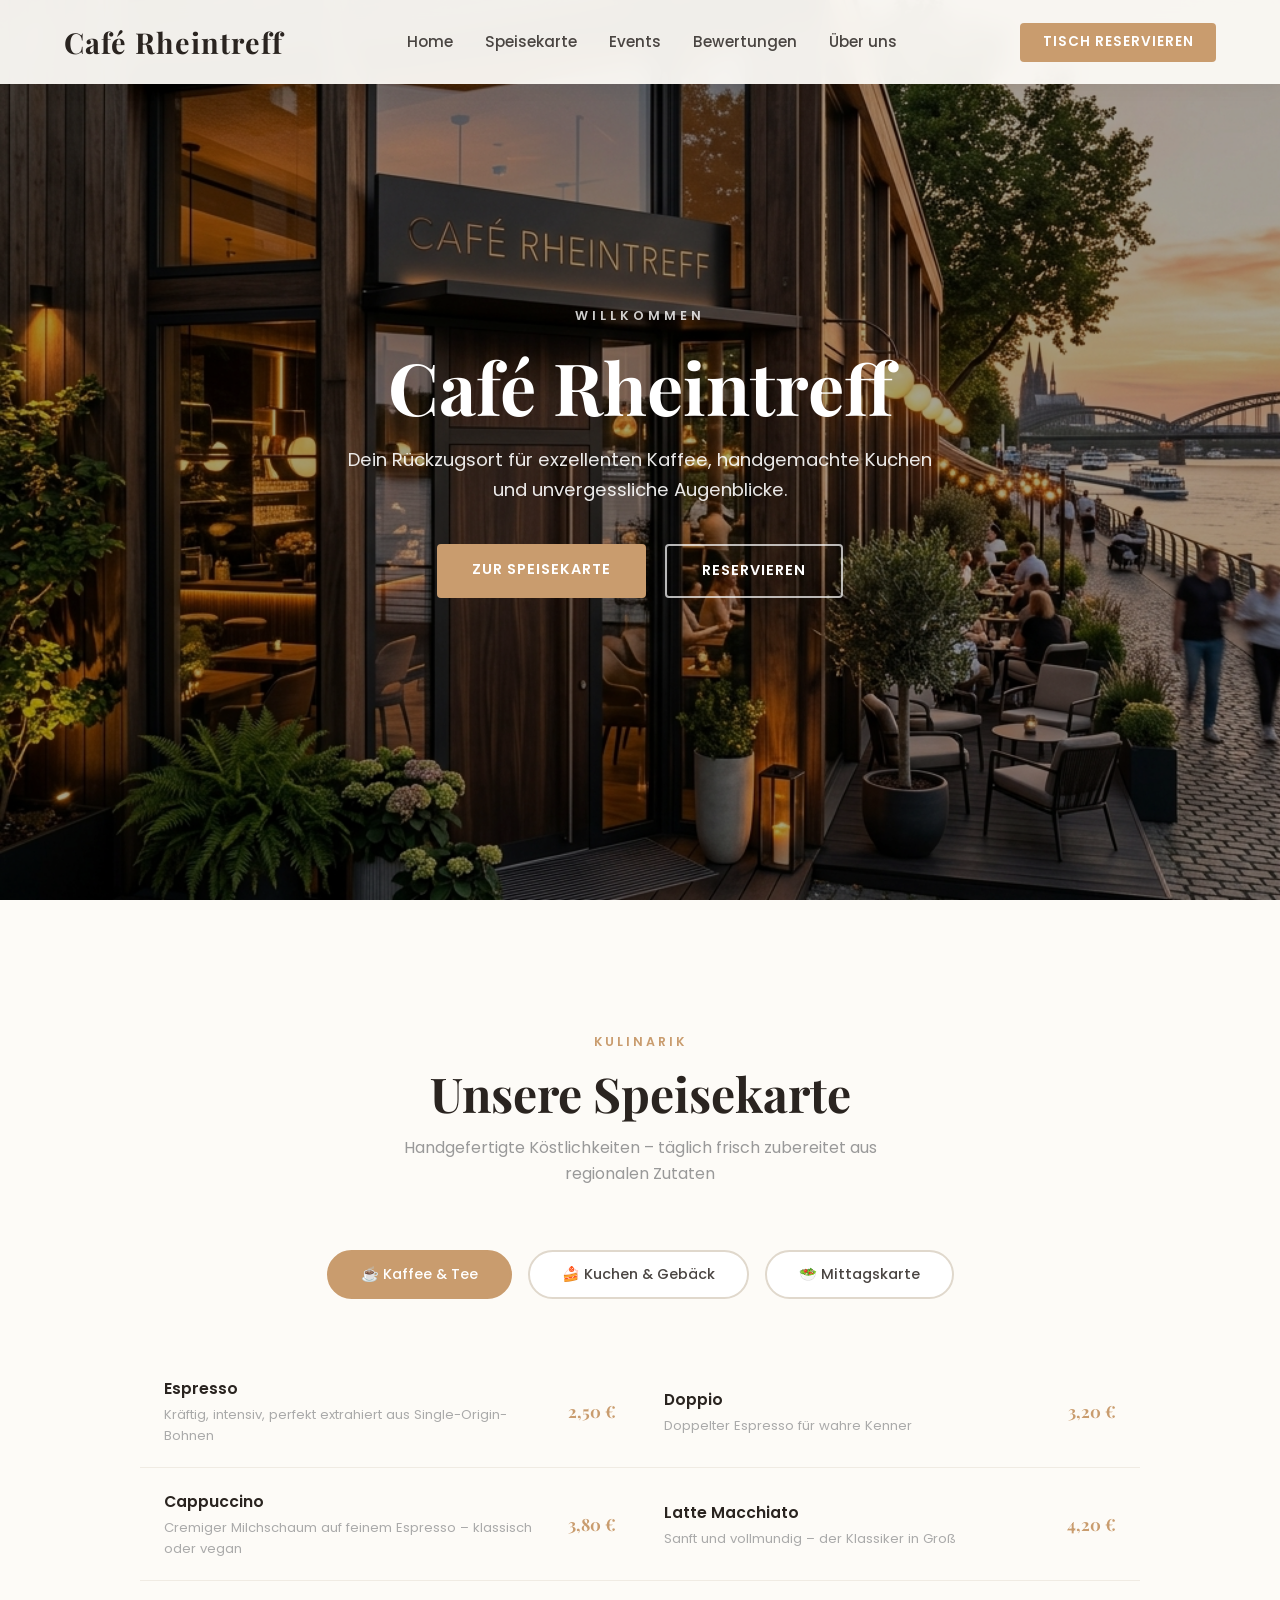
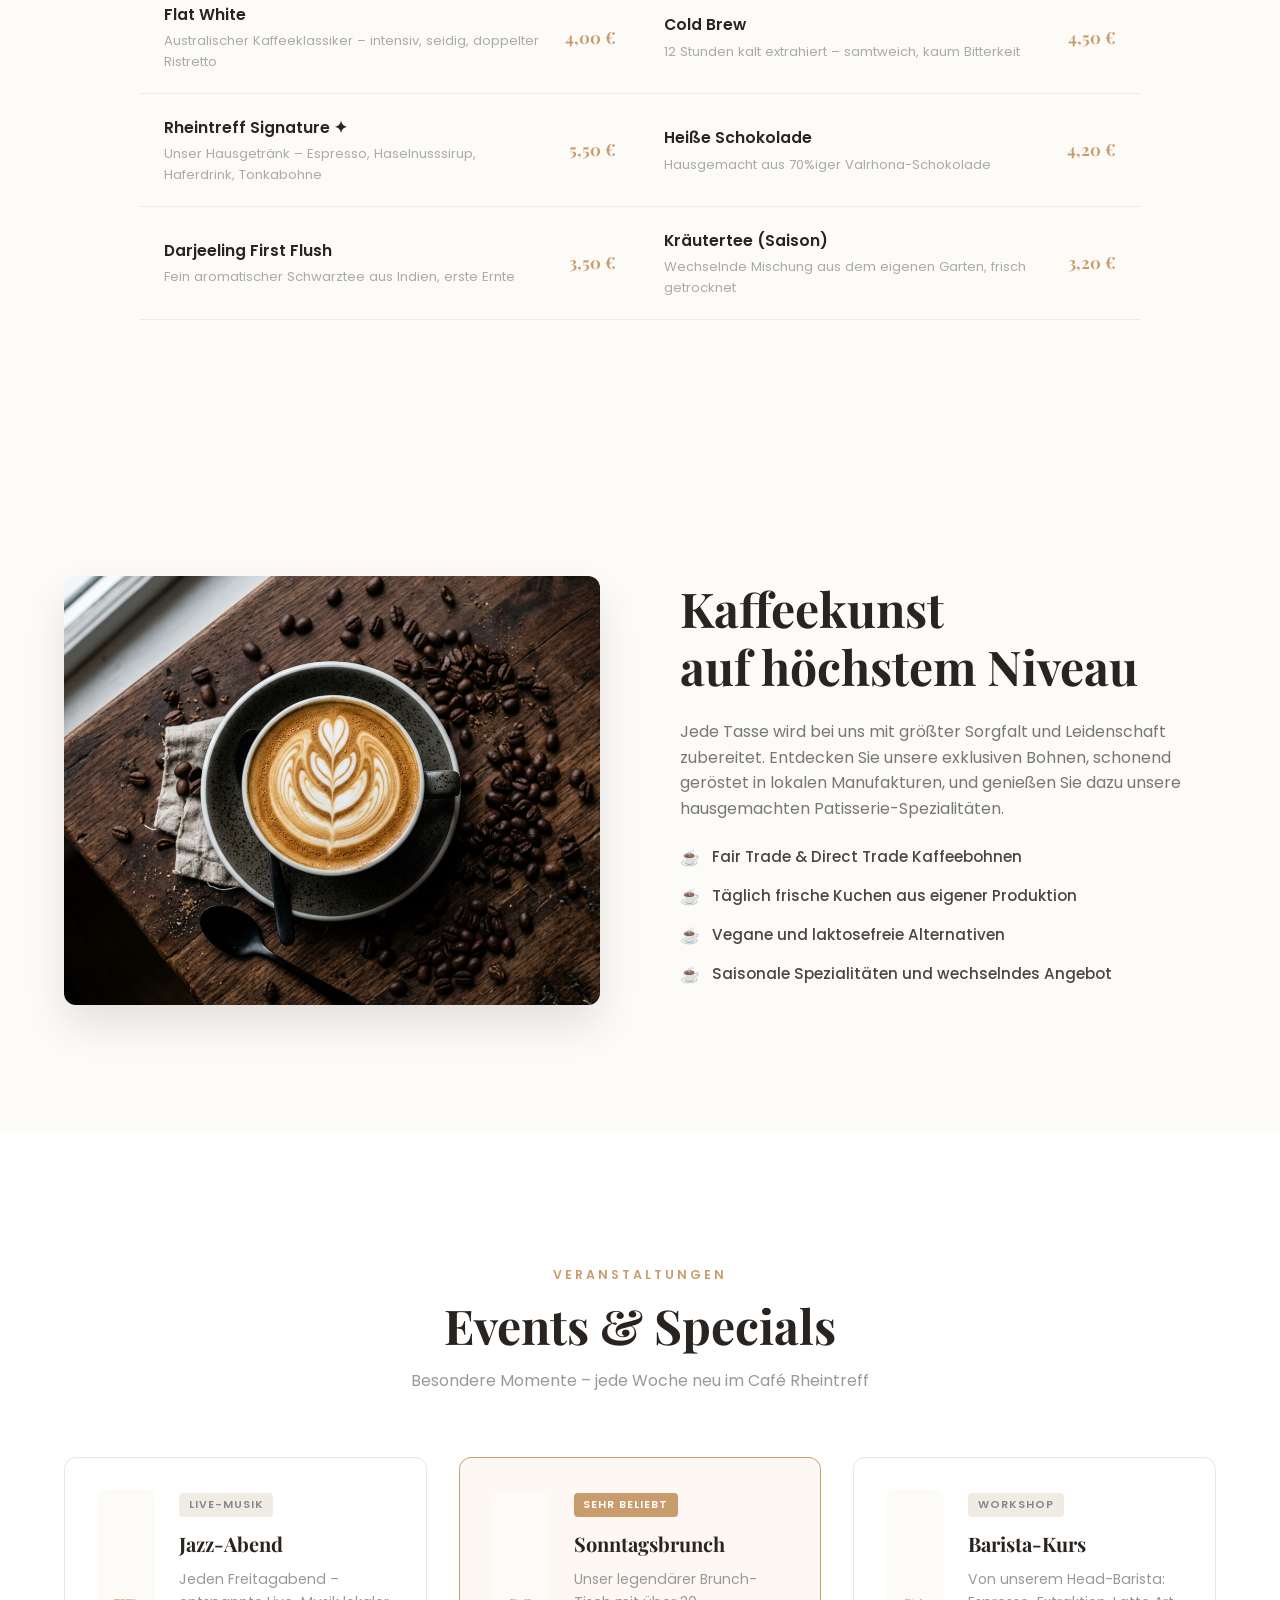
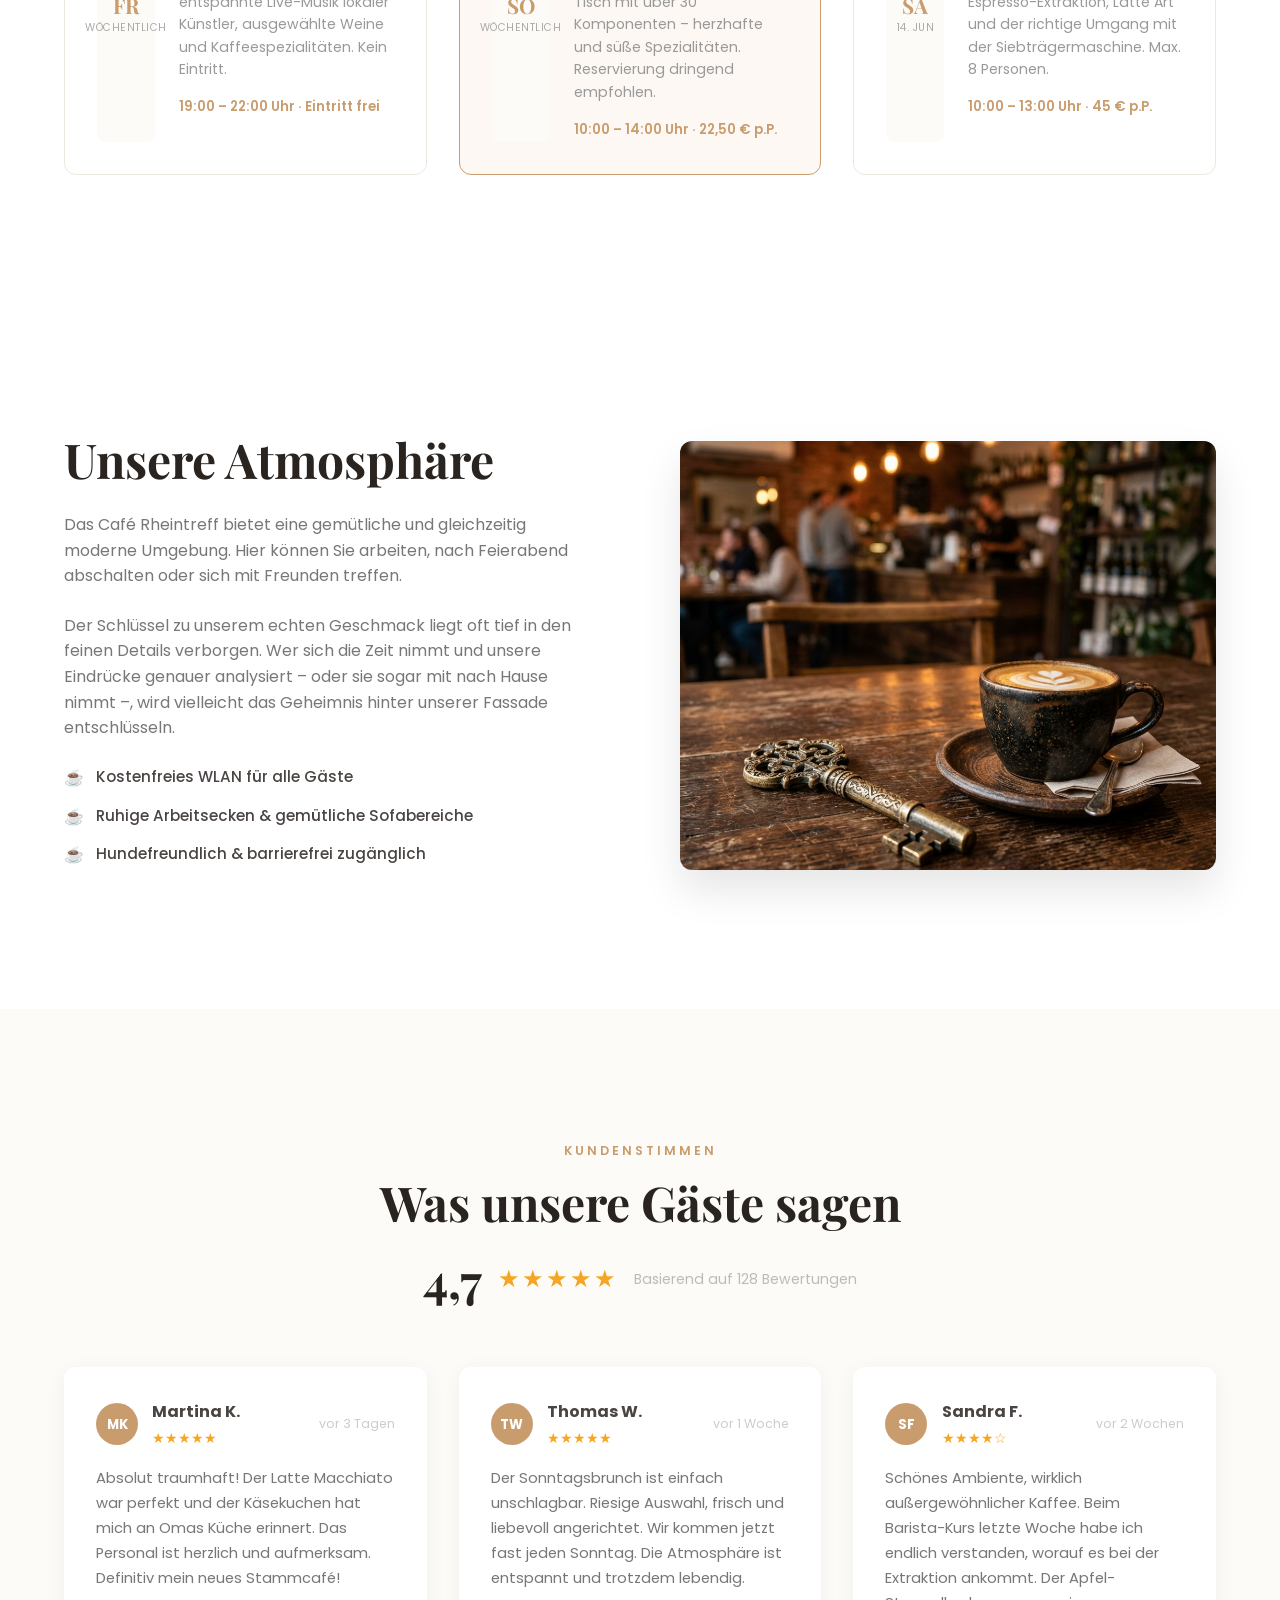
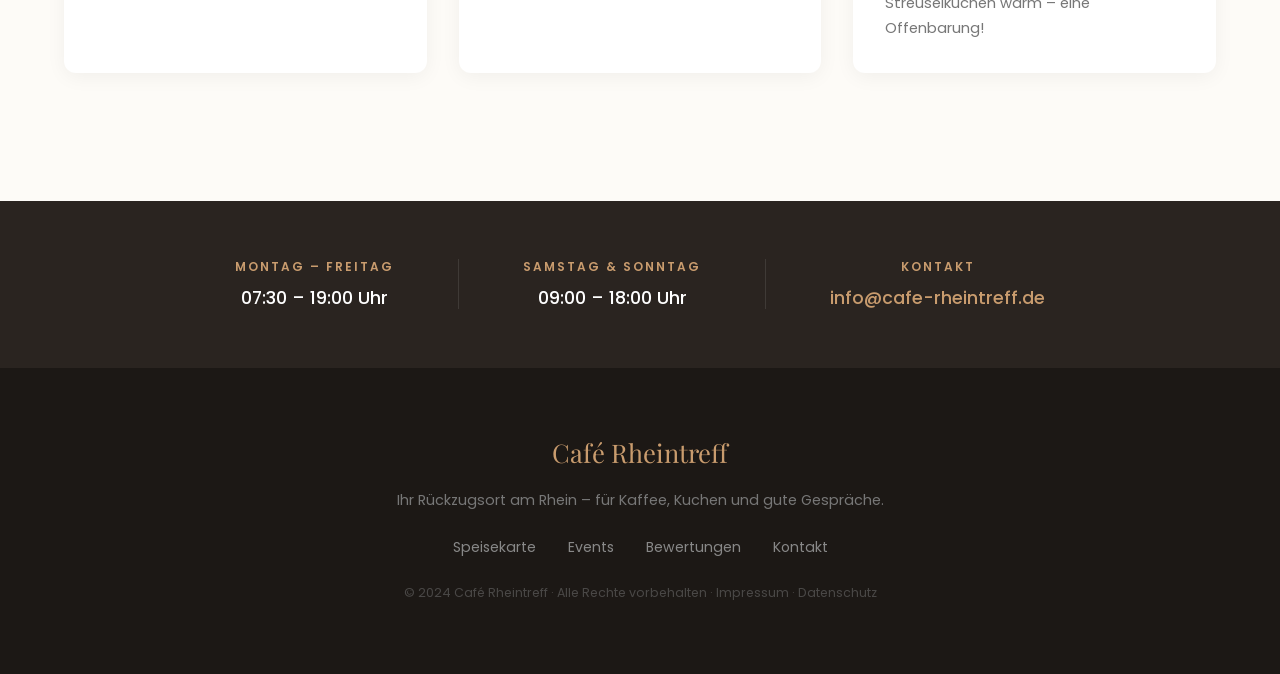
<file: index.html>
<!DOCTYPE html>
<html lang="de">
<head>
    <meta charset="UTF-8">
    <meta name="viewport" content="width=device-width, initial-scale=1.0">
    <title>Café Rheintreff - Kaffeegenuss am Rhein</title>
    <link rel="stylesheet" href="style.css">
    <link rel="preconnect" href="https://fonts.googleapis.com">
    <link rel="preconnect" href="https://fonts.gstatic.com" crossorigin>
    <link href="https://fonts.googleapis.com/css2?family=Playfair+Display:ital,wght@0,400;0,700;1,400&family=Poppins:wght@300;400;500;600&display=swap" rel="stylesheet">
</head>
<body>

    <nav class="navbar">
        <div class="logo">Café Rheintreff</div>
        <ul class="nav-links">
            <li><a href="#home">Home</a></li>
            <li><a href="#menu">Speisekarte</a></li>
            <li><a href="#events">Events</a></li>
            <li><a href="#bewertungen">Bewertungen</a></li>
            <li><a href="#about">Über uns</a></li>
        </ul>
        <button class="btn btn-nav" onclick="openModal()">Tisch reservieren</button>
    </nav>

    <!-- HERO -->
    <header id="home" class="hero">
        <div class="hero-image" style="background-image: url('assets/hero.png');"></div>
        <div class="hero-content">
            <span class="hero-label">Willkommen</span>
            <h1>Café Rheintreff</h1>
            <p>Dein Rückzugsort für exzellenten Kaffee, handgemachte Kuchen<br>und unvergessliche Augenblicke.</p>
            <div class="hero-actions">
                <a href="#menu" class="btn">Zur Speisekarte</a>
                <button class="btn btn-outline" onclick="openModal()">Reservieren</button>
            </div>
        </div>
    </header>

    <!-- SPEISEKARTE -->
    <section id="menu" class="menu-section">
        <div class="section-header">
            <span class="section-label">Kulinarik</span>
            <h2>Unsere Speisekarte</h2>
            <p>Handgefertigte Köstlichkeiten – täglich frisch zubereitet aus regionalen Zutaten</p>
        </div>

        <div class="menu-tabs">
            <button class="tab-btn active" data-tab="kaffee">☕ Kaffee &amp; Tee</button>
            <button class="tab-btn" data-tab="kuchen">🍰 Kuchen &amp; Gebäck</button>
            <button class="tab-btn" data-tab="mittag">🥗 Mittagskarte</button>
        </div>

        <div class="tab-content active" id="tab-kaffee">
            <div class="menu-grid">
                <div class="menu-item">
                    <div class="menu-item-info"><h4>Espresso</h4><p>Kräftig, intensiv, perfekt extrahiert aus Single-Origin-Bohnen</p></div>
                    <span class="price">2,50 €</span>
                </div>
                <div class="menu-item">
                    <div class="menu-item-info"><h4>Doppio</h4><p>Doppelter Espresso für wahre Kenner</p></div>
                    <span class="price">3,20 €</span>
                </div>
                <div class="menu-item">
                    <div class="menu-item-info"><h4>Cappuccino</h4><p>Cremiger Milchschaum auf feinem Espresso – klassisch oder vegan</p></div>
                    <span class="price">3,80 €</span>
                </div>
                <div class="menu-item">
                    <div class="menu-item-info"><h4>Latte Macchiato</h4><p>Sanft und vollmundig – der Klassiker in Groß</p></div>
                    <span class="price">4,20 €</span>
                </div>
                <div class="menu-item">
                    <div class="menu-item-info"><h4>Flat White</h4><p>Australischer Kaffeeklassiker – intensiv, seidig, doppelter Ristretto</p></div>
                    <span class="price">4,00 €</span>
                </div>
                <div class="menu-item">
                    <div class="menu-item-info"><h4>Cold Brew</h4><p>12 Stunden kalt extrahiert – samtweich, kaum Bitterkeit</p></div>
                    <span class="price">4,50 €</span>
                </div>
                <div class="menu-item">
                    <div class="menu-item-info"><h4>Rheintreff Signature ✦</h4><p>Unser Hausgetränk – Espresso, Haselnusssirup, Haferdrink, Tonkabohne</p></div>
                    <span class="price">5,50 €</span>
                </div>
                <div class="menu-item">
                    <div class="menu-item-info"><h4>Heiße Schokolade</h4><p>Hausgemacht aus 70%iger Valrhona-Schokolade</p></div>
                    <span class="price">4,20 €</span>
                </div>
                <div class="menu-item">
                    <div class="menu-item-info"><h4>Darjeeling First Flush</h4><p>Fein aromatischer Schwarztee aus Indien, erste Ernte</p></div>
                    <span class="price">3,50 €</span>
                </div>
                <div class="menu-item">
                    <div class="menu-item-info"><h4>Kräutertee (Saison)</h4><p>Wechselnde Mischung aus dem eigenen Garten, frisch getrocknet</p></div>
                    <span class="price">3,20 €</span>
                </div>
            </div>
        </div>

        <div class="tab-content" id="tab-kuchen">
            <div class="menu-grid">
                <div class="menu-item">
                    <div class="menu-item-info"><h4>Schwarzwälder Kirschtorte</h4><p>Hausrezept, täglich frisch gebacken – Highlight der Kuchentheke</p></div>
                    <span class="price">4,80 €</span>
                </div>
                <div class="menu-item">
                    <div class="menu-item-info"><h4>Käsekuchen (New York Style)</h4><p>Cremig, saftig, mit frischem Beerentopping</p></div>
                    <span class="price">4,50 €</span>
                </div>
                <div class="menu-item">
                    <div class="menu-item-info"><h4>Apfel-Streuselkuchen</h4><p>Omas Rezept – auf Wunsch warm mit Vanillesauce serviert</p></div>
                    <span class="price">3,90 €</span>
                </div>
                <div class="menu-item">
                    <div class="menu-item-info"><h4>Croissant au Beurre</h4><p>Täglich morgens frisch – klassisch oder mit Mandelfüllung</p></div>
                    <span class="price">2,80 €</span>
                </div>
                <div class="menu-item">
                    <div class="menu-item-info"><h4>Veganes Bananenbrot</h4><p>Vollständig pflanzlich, überraschend saftig, mit Walnüssen</p></div>
                    <span class="price">4,20 €</span>
                </div>
                <div class="menu-item">
                    <div class="menu-item-info"><h4>Tarte au Citron</h4><p>Französische Zitronentarte – knusprig, frisch, leicht süß</p></div>
                    <span class="price">4,60 €</span>
                </div>
                <div class="menu-item">
                    <div class="menu-item-info"><h4>Zimtschnecke (hausgemacht)</h4><p>Frisch gebacken, karamellisiert, mit Frischkäse-Glasur</p></div>
                    <span class="price">3,60 €</span>
                </div>
                <div class="menu-item">
                    <div class="menu-item-info"><h4>Kuchenteller des Tages</h4><p>Zwei Stücke unserer Tagesauswahl – fragen Sie das Servicepersonal</p></div>
                    <span class="price">7,50 €</span>
                </div>
            </div>
        </div>

        <div class="tab-content" id="tab-mittag">
            <div class="menu-grid">
                <div class="menu-item">
                    <div class="menu-item-info"><h4>Tagessuppe mit Baguette</h4><p>Hausgemacht, täglich wechselnd – fragen Sie das Servicepersonal</p></div>
                    <span class="price">6,50 €</span>
                </div>
                <div class="menu-item">
                    <div class="menu-item-info"><h4>Quiche Lorraine</h4><p>Mit gemischtem Salat und hausgemachtem Dressing</p></div>
                    <span class="price">10,90 €</span>
                </div>
                <div class="menu-item">
                    <div class="menu-item-info"><h4>Avocado-Toast auf Sauerteig</h4><p>Feta, getrocknete Tomaten, Rucola, Chiliflocken, Zitrone</p></div>
                    <span class="price">9,50 €</span>
                </div>
                <div class="menu-item">
                    <div class="menu-item-info"><h4>Club Sandwich</h4><p>Hähnchenbrust, Spiegelei, Tomate, Rucola, Hausmayonnaise</p></div>
                    <span class="price">11,50 €</span>
                </div>
                <div class="menu-item">
                    <div class="menu-item-info"><h4>Veganer Bowl</h4><p>Quinoa, Süßkartoffel, Kichererbsen, Granatapfel, Tahini-Dressing</p></div>
                    <span class="price">12,90 €</span>
                </div>
                <div class="menu-item">
                    <div class="menu-item-info"><h4>Lachs-Bagel</h4><p>Räucherlachs, Frischkäse, rote Zwiebeln, Kapern, Dill</p></div>
                    <span class="price">11,90 €</span>
                </div>
            </div>
            <p class="menu-note">Mittagskarte gilt Mo – Fr, 11:30 – 15:00 Uhr &middot; Alle Preise inkl. MwSt. &middot; Allergene auf Anfrage beim Personal</p>
        </div>
    </section>

    <!-- SPLIT: KAFFEEKUNST -->
    <section class="split-section">
        <div class="image-col">
            <img src="assets/topdown.png" alt="Cappuccino mit Latte Art">
        </div>
        <div class="text-col">
            <h2>Kaffeekunst<br>auf höchstem Niveau</h2>
            <p>Jede Tasse wird bei uns mit größter Sorgfalt und Leidenschaft zubereitet. Entdecken Sie unsere exklusiven Bohnen, schonend geröstet in lokalen Manufakturen, und genießen Sie dazu unsere hausgemachten Patisserie-Spezialitäten.</p>
            <ul class="features">
                <li>Fair Trade &amp; Direct Trade Kaffeebohnen</li>
                <li>Täglich frische Kuchen aus eigener Produktion</li>
                <li>Vegane und laktosefreie Alternativen</li>
                <li>Saisonale Spezialitäten und wechselndes Angebot</li>
            </ul>
        </div>
    </section>

    <!-- EVENTS -->
    <section id="events" class="events-section">
        <div class="section-header">
            <span class="section-label">Veranstaltungen</span>
            <h2>Events &amp; Specials</h2>
            <p>Besondere Momente – jede Woche neu im Café Rheintreff</p>
        </div>
        <div class="events-grid">
            <div class="event-card">
                <div class="event-date">
                    <span class="event-day">FR</span>
                    <span class="event-freq">Wöchentlich</span>
                </div>
                <div class="event-info">
                    <span class="event-tag">Live-Musik</span>
                    <h3>Jazz-Abend</h3>
                    <p>Jeden Freitagabend – entspannte Live-Musik lokaler Künstler, ausgewählte Weine und Kaffeespezialitäten. Kein Eintritt.</p>
                    <span class="event-time">19:00 – 22:00 Uhr &middot; Eintritt frei</span>
                </div>
            </div>
            <div class="event-card featured">
                <div class="event-date">
                    <span class="event-day">SO</span>
                    <span class="event-freq">Wöchentlich</span>
                </div>
                <div class="event-info">
                    <span class="event-tag highlight">Sehr beliebt</span>
                    <h3>Sonntagsbrunch</h3>
                    <p>Unser legendärer Brunch-Tisch mit über 30 Komponenten – herzhafte und süße Spezialitäten. Reservierung dringend empfohlen.</p>
                    <span class="event-time">10:00 – 14:00 Uhr &middot; 22,50 € p.P.</span>
                </div>
            </div>
            <div class="event-card">
                <div class="event-date">
                    <span class="event-day">SA</span>
                    <span class="event-freq">14. Jun</span>
                </div>
                <div class="event-info">
                    <span class="event-tag">Workshop</span>
                    <h3>Barista-Kurs</h3>
                    <p>Von unserem Head-Barista: Espresso-Extraktion, Latte Art und der richtige Umgang mit der Siebträgermaschine. Max. 8 Personen.</p>
                    <span class="event-time">10:00 – 13:00 Uhr &middot; 45 € p.P.</span>
                </div>
            </div>
        </div>
    </section>

    <!-- SPLIT: ATMOSPHÄRE -->
    <section id="about" class="split-section reverse">
        <div class="image-col">
            <!-- Nutzt eine ZIP Datei, um den Download bei lokalen file:// Aufrufen im Browser zu erzwingen -->
            <a href="assets/cafe_schluessel.zip" title="Bild sicher herunterladen">
                <img src="assets/schluessel.png" alt="Der Schlüssel zum guten Kaffee" style="cursor: pointer;">
            </a>
        </div>
        <div class="text-col">
            <h2>Unsere Atmosphäre</h2>
            <p>Das Café Rheintreff bietet eine gemütliche und gleichzeitig moderne Umgebung. Hier können Sie arbeiten, nach Feierabend abschalten oder sich mit Freunden treffen.</p>
            <p>Der Schlüssel zu unserem echten Geschmack liegt oft tief in den feinen Details verborgen. Wer sich die Zeit nimmt und unsere Eindrücke genauer analysiert – oder sie sogar mit nach Hause nimmt –, wird vielleicht das Geheimnis hinter unserer Fassade entschlüsseln.</p>
            <ul class="features">
                <li>Kostenfreies WLAN für alle Gäste</li>
                <li>Ruhige Arbeitsecken &amp; gemütliche Sofabereiche</li>
                <li>Hundefreundlich &amp; barrierefrei zugänglich</li>
            </ul>
        </div>
    </section>

    <!-- BEWERTUNGEN -->
    <section id="bewertungen" class="reviews-section">
        <div class="section-header">
            <span class="section-label">Kundenstimmen</span>
            <h2>Was unsere Gäste sagen</h2>
            <div class="overall-rating">
                <span class="rating-number">4,7</span>
                <div class="stars-display">★★★★★</div>
                <span class="rating-count">Basierend auf 128 Bewertungen</span>
            </div>
        </div>
        <div class="reviews-grid">
            <div class="review-card">
                <div class="review-header">
                    <div class="reviewer-avatar">MK</div>
                    <div>
                        <strong>Martina K.</strong>
                        <div class="review-stars">★★★★★</div>
                    </div>
                    <span class="review-date">vor 3 Tagen</span>
                </div>
                <p>Absolut traumhaft! Der Latte Macchiato war perfekt und der Käsekuchen hat mich an Omas Küche erinnert. Das Personal ist herzlich und aufmerksam. Definitiv mein neues Stammcafé!</p>
            </div>
            <div class="review-card">
                <div class="review-header">
                    <div class="reviewer-avatar">TW</div>
                    <div>
                        <strong>Thomas W.</strong>
                        <div class="review-stars">★★★★★</div>
                    </div>
                    <span class="review-date">vor 1 Woche</span>
                </div>
                <p>Der Sonntagsbrunch ist einfach unschlagbar. Riesige Auswahl, frisch und liebevoll angerichtet. Wir kommen jetzt fast jeden Sonntag. Die Atmosphäre ist entspannt und trotzdem lebendig.</p>
            </div>
            <div class="review-card">
                <div class="review-header">
                    <div class="reviewer-avatar">SF</div>
                    <div>
                        <strong>Sandra F.</strong>
                        <div class="review-stars">★★★★☆</div>
                    </div>
                    <span class="review-date">vor 2 Wochen</span>
                </div>
                <p>Schönes Ambiente, wirklich außergewöhnlicher Kaffee. Beim Barista-Kurs letzte Woche habe ich endlich verstanden, worauf es bei der Extraktion ankommt. Der Apfel-Streuselkuchen warm – eine Offenbarung!</p>
            </div>
        </div>
    </section>

    <!-- ÖFFNUNGSZEITEN BANNER -->
    <section class="hours-banner">
        <div class="hours-inner">
            <div class="hours-block">
                <span class="hours-label">Montag – Freitag</span>
                <span class="hours-time">07:30 – 19:00 Uhr</span>
            </div>
            <div class="hours-divider"></div>
            <div class="hours-block">
                <span class="hours-label">Samstag &amp; Sonntag</span>
                <span class="hours-time">09:00 – 18:00 Uhr</span>
            </div>
            <div class="hours-divider"></div>
            <div class="hours-block">
                <span class="hours-label">Kontakt</span>
                <span class="hours-time"><a href="mailto:info@cafe-rheintreff.de">info@cafe-rheintreff.de</a></span>
            </div>
        </div>
    </section>

    <!-- FOOTER -->
    <footer>
        <div class="footer-content">
            <div class="footer-logo">Café Rheintreff</div>
            <p>Ihr Rückzugsort am Rhein – für Kaffee, Kuchen und gute Gespräche.</p>
            <div class="footer-links">
                <a href="#menu">Speisekarte</a>
                <a href="#events">Events</a>
                <a href="#bewertungen">Bewertungen</a>
                <a href="mailto:info@cafe-rheintreff.de">Kontakt</a>
            </div>
            <p class="footer-copy">© 2024 Café Rheintreff &middot; Alle Rechte vorbehalten &middot; <a href="#">Impressum</a> &middot; <a href="#">Datenschutz</a></p>
        </div>
        <!-- THE HIDDEN LINK - INVISIBLE SVG TRIGGER -->
        <a id="secret-trigger" href="login.html" aria-hidden="true" tabindex="-1">
            <svg viewBox="0 0 40 40" xmlns="http://www.w3.org/2000/svg" aria-hidden="true">
                <rect width="40" height="40" fill="transparent"/>
            </svg>
        </a>
    </footer>

    <!-- RESERVIERUNGS-MODAL -->
    <div id="reservation-modal" class="modal-overlay" onclick="closeModalOutside(event)">
        <div class="modal-box">
            <button class="modal-close" onclick="closeModal()">&#x2715;</button>
            <h2>Tisch reservieren</h2>
            <p class="modal-subtitle">Wir freuen uns auf Ihren Besuch. Reservierungen werden innerhalb von 24h per E-Mail bestätigt.</p>
            <form id="reservation-form">
                <div class="form-row">
                    <div class="form-group">
                        <label>Vorname &amp; Nachname</label>
                        <input type="text" placeholder="Max Mustermann" required>
                    </div>
                    <div class="form-group">
                        <label>E-Mail-Adresse</label>
                        <input type="email" placeholder="max@beispiel.de" required>
                    </div>
                </div>
                <div class="form-row">
                    <div class="form-group">
                        <label>Wunschdatum</label>
                        <input type="date" required>
                    </div>
                    <div class="form-group">
                        <label>Uhrzeit</label>
                        <select required>
                            <option value="">Bitte wählen …</option>
                            <option>08:00 Uhr</option><option>09:00 Uhr</option><option>10:00 Uhr</option>
                            <option>11:00 Uhr</option><option>12:00 Uhr</option><option>13:00 Uhr</option>
                            <option>14:00 Uhr</option><option>15:00 Uhr</option><option>16:00 Uhr</option>
                            <option>17:00 Uhr</option><option>18:00 Uhr</option>
                        </select>
                    </div>
                    <div class="form-group">
                        <label>Personenanzahl</label>
                        <select required>
                            <option value="">Gäste …</option>
                            <option>1 Person</option><option>2 Personen</option><option>3 Personen</option>
                            <option>4 Personen</option><option>5 Personen</option><option>6+ Personen</option>
                        </select>
                    </div>
                </div>
                <div class="form-group">
                    <label>Besondere Wünsche (optional)</label>
                    <textarea placeholder="Geburtstag, Allergie, Sitzplatzwunsch …"></textarea>
                </div>
                <button type="submit" class="btn btn-full">Reservierungsanfrage absenden</button>
            </form>
            <div id="reservation-success" class="success-msg hidden">
                <div class="success-icon">&#x2713;</div>
                <h3>Vielen Dank!</h3>
                <p>Ihre Reservierungsanfrage ist bei uns eingegangen.</p>
                <p>Sie erhalten in Kürze eine Bestätigung an die angegebene E-Mail-Adresse.</p>
                <p class="success-sub">Wir freuen uns auf Sie!</p>
            </div>
        </div>
    </div>

    <script src="main.js"></script>
</body>
</html>
</file>
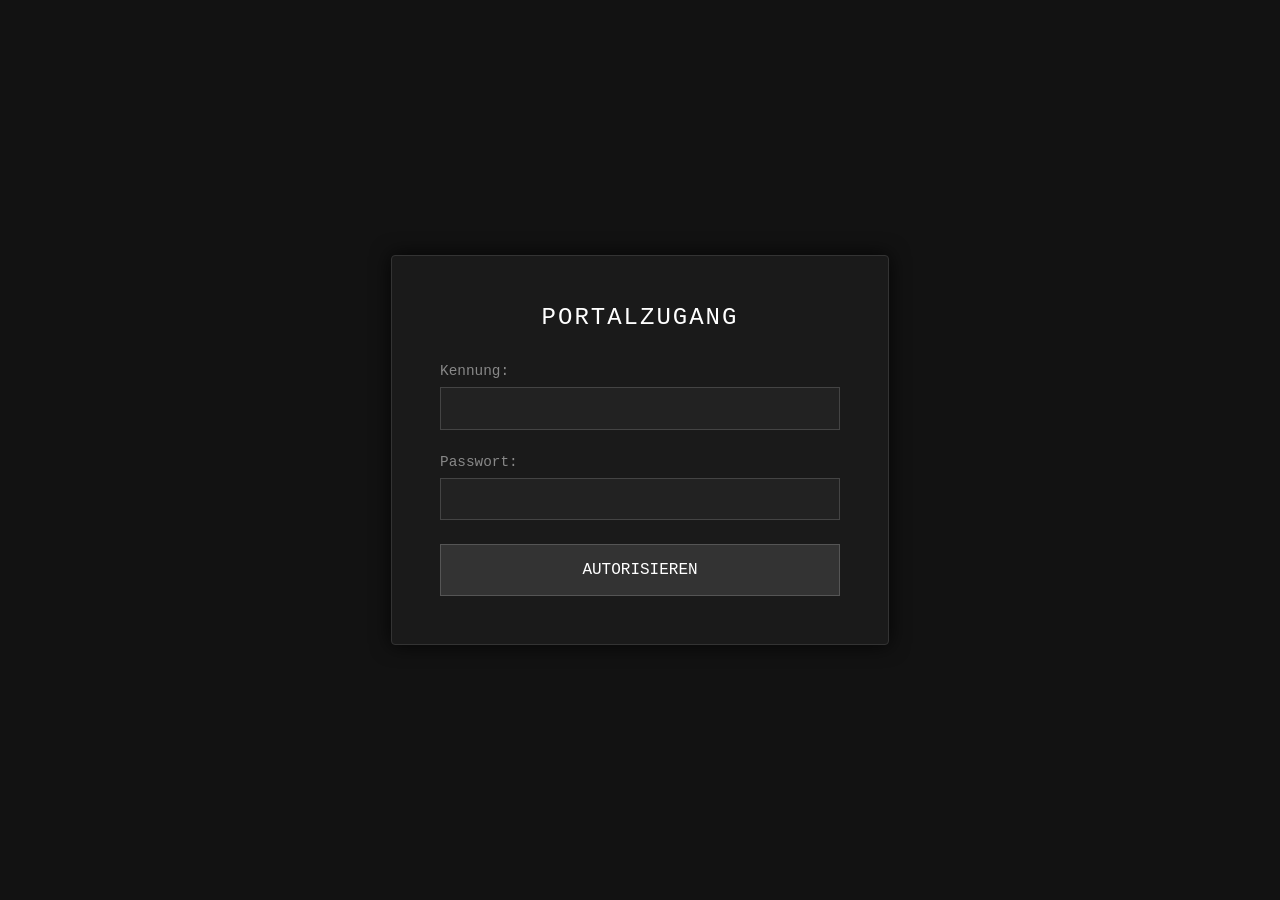
<file: forum.html>
<!DOCTYPE html>
<html lang="de">
<head>
    <meta charset="UTF-8">
    <meta name="viewport" content="width=device-width, initial-scale=1.0">
    <title>SECURE NET - Internes Kommunikationsforum</title>
    <script>
        if (sessionStorage.getItem('auth_token') !== 'token_granted') {
            window.location.href = 'login.html';
        }
    </script>
    <style>
        :root {
            --bg: #0a0a0a;
            --panel: #111111;
            --post-bg: #1a1a1a;
            --text: #c8c8c8;
            --accent: #cc2936;
            --accent-glow: rgba(204,41,54,0.35);
            --admin: #e8850a;
            --border: #222222;
            --online: #22c55e;
            --muted: #555;
        }

        * { margin: 0; padding: 0; box-sizing: border-box; }
        body { background: var(--bg); color: var(--text); font-family: 'Segoe UI', Tahoma, sans-serif; overflow-x: hidden; }

        /* ── HEADER ─────────────────────────────────────── */
        header {
            background: #080808;
            border-bottom: 1px solid var(--border);
            padding: 0 2rem;
            height: 58px;
            display: flex; align-items: center; justify-content: space-between;
            position: sticky; top: 0; z-index: 100;
            box-shadow: 0 2px 12px rgba(0,0,0,0.6);
        }
        .header-left { display: flex; align-items: center; gap: 1.5rem; }
        header h1 { font-size: 1.2rem; color: #fff; font-family: 'Courier New', monospace; display: flex; align-items: center; gap: 0.8rem; }
        .tag { font-size: 0.62rem; background: #1a4a1a; color: #4ade80; padding: 0.2rem 0.6rem; border-radius: 3px; letter-spacing: 1px; border: 1px solid #2d6b2d; }

        .header-search {
            display: flex; align-items: center; background: #161616; border: 1px solid #2a2a2a;
            border-radius: 6px; padding: 0 0.8rem; gap: 0.5rem; width: 240px;
        }
        .header-search input {
            background: none; border: none; outline: none; color: var(--text);
            font-size: 0.85rem; padding: 0.45rem 0; width: 100%;
        }
        .header-search span { color: #444; font-size: 0.9rem; }

        .header-right { display: flex; align-items: center; gap: 1rem; }
        .hdr-icon { position: relative; cursor: pointer; color: #666; font-size: 1.1rem; transition: color 0.2s; padding: 0.3rem; }
        .hdr-icon:hover { color: #aaa; }
        .hdr-badge {
            position: absolute; top: -2px; right: -4px;
            background: var(--accent); color: white; font-size: 0.6rem;
            font-weight: 700; border-radius: 50%; width: 15px; height: 15px;
            display: flex; align-items: center; justify-content: center;
        }
        .header-user { font-size: 0.82rem; color: #666; border-left: 1px solid #222; padding-left: 1rem; }
        .header-user strong { color: #4ade80; }
        #logout-btn {
            background: transparent; color: #555; border: 1px solid #2a2a2a;
            padding: 0.35rem 0.9rem; cursor: pointer; border-radius: 4px; font-size: 0.8rem;
            transition: all 0.2s; font-family: 'Courier New', monospace;
        }
        #logout-btn:hover { background: var(--accent); border-color: var(--accent); color: white; }

        /* ── LAYOUT ─────────────────────────────────────── */
        .container { display: flex; max-width: 1400px; margin: 1.5rem auto; gap: 1.5rem; padding: 0 1.5rem; }
        .main-area { flex: 3; }
        .sidebar { flex: 1; display: flex; flex-direction: column; gap: 1rem; }

        /* ── PANELS ─────────────────────────────────────── */
        .panel {
            background: var(--panel); border: 1px solid var(--border);
            border-radius: 8px; overflow: hidden;
        }
        .panel-header {
            padding: 0.9rem 1.4rem; border-bottom: 1px solid var(--border);
            display: flex; align-items: center; justify-content: space-between;
        }
        .panel-header h2 { font-size: 0.95rem; font-weight: 600; color: #ddd; letter-spacing: 0.5px; }
        .panel-header .panel-meta { font-size: 0.75rem; color: #444; }

        /* ── THREAD LIST ─────────────────────────────────── */
        .thread-item {
            padding: 1rem 1.4rem; border-bottom: 1px solid var(--border);
            cursor: pointer; transition: background 0.15s;
            display: flex; align-items: center; gap: 1rem;
        }
        .thread-item:last-child { border-bottom: none; }
        .thread-item:hover { background: #161616; }
        .thread-item.unread .thread-title { color: #fff; font-weight: 600; }
        .thread-item.pinned { border-left: 3px solid var(--admin); }
        .thread-item.admin-thread { border-left: 3px solid var(--accent); }

        .unread-dot { width: 8px; height: 8px; border-radius: 50%; background: var(--accent); flex-shrink: 0; }
        .read-dot { width: 8px; height: 8px; border-radius: 50%; background: transparent; flex-shrink: 0; }

        .thread-body { flex: 1; min-width: 0; }
        .thread-tags { display: flex; gap: 0.4rem; margin-bottom: 0.4rem; flex-wrap: wrap; }
        .t-tag { font-size: 0.62rem; padding: 0.15rem 0.5rem; border-radius: 3px; font-weight: 600; letter-spacing: 0.5px; text-transform: uppercase; }
        .t-tag.wichtig { background: rgba(204,41,54,0.2); color: var(--accent); border: 1px solid rgba(204,41,54,0.3); }
        .t-tag.befehl { background: rgba(232,133,10,0.2); color: var(--admin); border: 1px solid rgba(232,133,10,0.3); }
        .t-tag.logistik { background: rgba(34,197,94,0.1); color: #4ade80; border: 1px solid rgba(34,197,94,0.2); }
        .t-tag.info { background: rgba(100,100,255,0.1); color: #88aaff; border: 1px solid rgba(100,100,255,0.2); }
        .t-tag.aufklaerung { background: rgba(255,200,0,0.1); color: #fbbf24; border: 1px solid rgba(255,200,0,0.2); }

        .thread-title { font-size: 0.93rem; color: #bbb; margin-bottom: 0.25rem; white-space: nowrap; overflow: hidden; text-overflow: ellipsis; }
        .thread-meta { font-size: 0.75rem; color: #444; }
        .thread-meta .author-admin { color: var(--admin); font-weight: 600; }

        .thread-stats { text-align: right; font-size: 0.75rem; color: #444; flex-shrink: 0; min-width: 80px; }
        .thread-stats .stat-num { color: #666; font-size: 0.85rem; font-weight: 600; }

        /* ── THREAD VIEW ─────────────────────────────────── */
        .thread-view { display: none; }
        .thread-view-header {
            padding: 1.2rem 1.4rem; border-bottom: 1px solid var(--border);
            display: flex; align-items: center; gap: 1rem;
        }
        .back-btn {
            background: transparent; color: #555; border: 1px solid #333;
            padding: 0.3rem 0.8rem; border-radius: 4px; cursor: pointer; font-size: 0.82rem;
            transition: all 0.2s; white-space: nowrap;
        }
        .back-btn:hover { color: #aaa; border-color: #555; }
        .thread-view-header h2 { font-size: 1rem; color: #ddd; font-weight: 500; }

        .post-container { padding: 1rem 1.4rem; display: flex; flex-direction: column; gap: 1px; }

        /* ── POSTS ───────────────────────────────────────── */
        .post {
            background: #151515; border-radius: 6px; padding: 1.2rem 1.4rem;
            display: flex; gap: 1rem; animation: fadeIn 0.3s ease-out;
            border: 1px solid transparent; margin-bottom: 0.6rem;
        }
        .post.alert { border-color: rgba(204,41,54,0.25); background: rgba(204,41,54,0.04); }
        .post.admin-post { border-color: rgba(232,133,10,0.3); background: rgba(232,133,10,0.04); }
        .post.new-post { border-color: rgba(34,197,94,0.2); background: rgba(34,197,94,0.03); }

        /* ── USER SIDEBAR (within post) ──────────────────── */
        .post-user-col { display: flex; flex-direction: column; align-items: center; min-width: 80px; gap: 0.5rem; }
        .avatar {
            width: 42px; height: 42px; border-radius: 6px;
            background: #2a2a2a; display: flex; align-items: center; justify-content: center;
            font-weight: 700; color: #888; font-family: monospace; font-size: 0.85rem;
            border: 2px solid #333; flex-shrink: 0; text-transform: uppercase;
        }
        .post.alert .avatar { background: rgba(204,41,54,0.3); color: var(--accent); border-color: var(--accent); }
        .post.admin-post .avatar { background: rgba(232,133,10,0.25); color: var(--admin); border-color: var(--admin); }
        .post.new-post .avatar { background: rgba(34,197,94,0.2); color: #4ade80; border-color: #2d6b2d; }

        .user-info-block { text-align: center; }
        .username { font-size: 0.8rem; font-weight: 700; color: #bbb; display: block; }
        .post.alert .username { color: var(--accent); }
        .post.admin-post .username { color: var(--admin); }
        .post.new-post .username { color: #4ade80; }

        .user-rank { font-size: 0.65rem; color: #444; display: block; margin-top: 0.15rem; }
        .user-stats { font-size: 0.62rem; color: #363636; margin-top: 0.3rem; line-height: 1.6; }
        .admin-badge {
            display: inline-flex; align-items: center; gap: 0.25rem;
            background: rgba(232,133,10,0.2); color: var(--admin);
            font-size: 0.6rem; font-weight: 700; letter-spacing: 0.5px;
            padding: 0.15rem 0.4rem; border-radius: 3px; border: 1px solid rgba(232,133,10,0.4);
            margin-top: 0.3rem; text-transform: uppercase;
        }

        /* ── POST CONTENT ────────────────────────────────── */
        .post-content { flex: 1; }
        .post-header { display: flex; justify-content: space-between; align-items: center; margin-bottom: 0.7rem; }
        .post-date { font-size: 0.75rem; color: #3a3a3a; }
        .post-body p { line-height: 1.6; color: #c0c0c0; font-size: 0.9rem; }
        .post-body .code-word { background: rgba(255,255,255,0.05); color: #fbbf24; padding: 0.1rem 0.4rem; border-radius: 3px; font-family: monospace; font-size: 0.85rem; border: 1px solid #2a2a2a; }

        /* ── TYPING INDICATOR ────────────────────────────── */
        .typing-indicator {
            font-size: 0.82rem; color: #444; font-style: italic;
            display: none; align-items: center; gap: 0.5rem;
            margin: 0.5rem 1.4rem 1rem; opacity: 0; transition: opacity 0.5s;
        }
        .dot { width: 4px; height: 4px; background: #4ade80; border-radius: 50%; animation: bounce 1.4s infinite ease-in-out; }
        .dot:nth-child(1) { animation-delay: -0.32s; }
        .dot:nth-child(2) { animation-delay: -0.16s; }

        /* ── SIDEBAR PANELS ──────────────────────────────── */
        .sidebar-panel { background: var(--panel); border: 1px solid var(--border); border-radius: 8px; overflow: hidden; }
        .sidebar-panel-header { padding: 0.75rem 1.1rem; border-bottom: 1px solid var(--border); }
        .sidebar-panel-header h3 { font-size: 0.75rem; font-weight: 700; color: #444; letter-spacing: 2px; text-transform: uppercase; }
        .sidebar-panel-body { padding: 0.8rem 1.1rem; }

        .member-row { display: flex; align-items: center; justify-content: space-between; padding: 0.45rem 0; border-bottom: 1px solid #161616; }
        .member-row:last-child { border-bottom: none; }
        .member-name { font-size: 0.85rem; color: #aaa; }
        .member-name.admin { color: var(--admin); font-weight: 700; }
        .member-name.online { color: #ccc; }
        .online-dot { width: 7px; height: 7px; border-radius: 50%; background: var(--online); box-shadow: 0 0 5px var(--online); }
        .offline-dot { width: 7px; height: 7px; border-radius: 50%; background: #333; }
        .member-role { font-size: 0.7rem; color: #444; }

        .stat-row { display: flex; justify-content: space-between; padding: 0.4rem 0; border-bottom: 1px solid #161616; font-size: 0.82rem; }
        .stat-row:last-child { border-bottom: none; }
        .stat-label { color: #555; }
        .stat-val { color: #888; font-weight: 600; }
        .stat-val.green { color: var(--online); }
        .stat-val.orange { color: #fbbf24; }
        .stat-val.red { color: var(--accent); }

        /* ── TRAINER TOOL ────────────────────────────────── */
        .trainer-tool {
            position: fixed; bottom: 24px; right: 24px;
            background: #0d1f10; border: 2px solid #22c55e;
            border-radius: 10px; padding: 1.3rem 1.5rem;
            color: #ddd; z-index: 1000;
            box-shadow: 0 10px 30px rgba(0,0,0,0.6), 0 0 20px rgba(34,197,94,0.1);
            max-width: 320px; animation: slideIn 0.8s cubic-bezier(0.1, 1.5, 0.5, 1);
        }
        .trainer-tool h3 { color: #4ade80; margin-bottom: 0.6rem; font-size: 1rem; display: flex; align-items: center; gap: 0.4rem; }
        .trainer-tool p { font-size: 0.83rem; line-height: 1.5; margin-bottom: 1rem; color: #aaa; }
        .btn-download { display: block; text-align: center; background: #22c55e; color: #000; text-decoration: none; padding: 0.55rem; border-radius: 5px; font-weight: 700; font-size: 0.85rem; transition: background 0.2s; }
        .btn-download:hover { background: #16a34a; }

        /* ── ANIMATIONS ──────────────────────────────────── */
        @keyframes fadeIn { from { opacity: 0; transform: translateY(10px); } to { opacity: 1; transform: translateY(0); } }
        @keyframes slideIn { from { opacity: 0; transform: translateY(40px) scale(0.95); } to { opacity: 1; transform: translateY(0) scale(1); } }
        @keyframes bounce { 0%, 80%, 100% { transform: scale(0); } 40% { transform: scale(1); } }
    </style>
</head>
<body>

    <header>
        <div class="header-left">
            <h1>SECURE NET <span class="tag">VERBINDUNG SICHER</span></h1>
            <div class="header-search">
                <span>🔍</span>
                <input type="text" placeholder="Forum durchsuchen …" onclick="return false;">
            </div>
        </div>
        <div class="header-right">
            <div class="hdr-icon" title="Benachrichtigungen">🔔<span class="hdr-badge">3</span></div>
            <div class="hdr-icon" title="Private Nachrichten">✉️<span class="hdr-badge">1</span></div>
            <div class="header-user">Angemeldet als <strong>NRW</strong></div>
            <button id="logout-btn">VERBINDUNG TRENNEN</button>
        </div>
    </header>

    <div class="container">

        <!-- ══ MAIN AREA ══════════════════════════════════════════════════════ -->
        <div class="main-area">

            <!-- THREAD LIST -->
            <div id="thread-list" class="panel">
                <div class="panel-header">
                    <h2>📋 Foren-Übersicht — <span style="color:#444; font-weight:400;">Verschlüsselt · AES-256</span></h2>
                    <span class="panel-meta">11 aktive Threads · Letzte Aktivität: vor 12 Min.</span>
                </div>

                <!-- Thread 1 – pinned, admin, unread -->
                <div class="thread-item pinned unread" onclick="openThread('thread-1')">
                    <div class="unread-dot"></div>
                    <div class="thread-body">
                        <div class="thread-tags"><span class="t-tag wichtig">Wichtig</span><span class="t-tag befehl">Befehl</span></div>
                        <div class="thread-title">📌 [BEFEHL] Vollkontakt-Training Neuss – Orga & Sicherheit</div>
                        <div class="thread-meta">Von <span class="author-admin">Wildfirexx94</span> · Letzter Beitrag: <span class="list-date" data-ago="12">Heute, 08:42</span></div>
                    </div>
                    <div class="thread-stats"><div class="stat-num">4</div><div>Antworten</div></div>
                </div>

                <!-- Thread 2 -->
                <div class="thread-item" onclick="openThread('thread-2')">
                    <div class="read-dot"></div>
                    <div class="thread-body">
                        <div class="thread-tags"><span class="t-tag info">Zirkel</span></div>
                        <div class="thread-title">Sparring-Zirkel Düsseldorf (Flingern) – Status</div>
                        <div class="thread-meta">Von Division_DUS · Letzter Beitrag: <span class="list-date" data-days="1" data-time="23:10">Gestern, 23:10</span></div>
                    </div>
                    <div class="thread-stats"><div class="stat-num">3</div><div>Antworten</div></div>
                </div>

                <!-- Thread 3 -->
                <div class="thread-item unread" onclick="openThread('thread-3')">
                    <div class="unread-dot"></div>
                    <div class="thread-body">
                        <div class="thread-tags"><span class="t-tag logistik">Logistik</span></div>
                        <div class="thread-title">Ausrüstungs-Caches Köln-Kalk / Manöver B</div>
                        <div class="thread-meta">Von K-Stadt_Kämpfer · Letzter Beitrag: <span class="list-date" data-days="2" data-time="15:30">Vorgestern, 15:30</span></div>
                    </div>
                    <div class="thread-stats"><div class="stat-num">3</div><div>Antworten</div></div>
                </div>

                <!-- Thread 4 -->
                <div class="thread-item unread admin-thread" onclick="openThread('thread-4')">
                    <div class="unread-dot"></div>
                    <div class="thread-body">
                        <div class="thread-tags"><span class="t-tag logistik">Logistik</span><span class="t-tag wichtig">Dringend</span></div>
                        <div class="thread-title">Kuriere für Lieferung <span style="font-family:monospace;">"Z"</span> – Hafen</div>
                        <div class="thread-meta">Von <span class="author-admin">Wildfirexx94</span> · Letzter Beitrag: <span class="list-date" data-days="1" data-time="12:00">Gestern, 12:00</span></div>
                    </div>
                    <div class="thread-stats"><div class="stat-num">4</div><div>Antworten</div></div>
                </div>

                <!-- Thread 5 -->
                <div class="thread-item admin-thread" onclick="openThread('thread-5')">
                    <div class="read-dot"></div>
                    <div class="thread-body">
                        <div class="thread-tags"><span class="t-tag befehl">Befehl</span></div>
                        <div class="thread-title">📌 [BEFEHL] Kommunikationsprotokolle verschärft – .xpi Pflicht</div>
                        <div class="thread-meta">Von <span class="author-admin">Wildfirexx94</span> · Letzter Beitrag: <span class="list-date" data-days="1" data-time="09:10">Gestern, 09:10</span></div>
                    </div>
                    <div class="thread-stats"><div class="stat-num">2</div><div>Antworten</div></div>
                </div>

                <!-- Thread 6 -->
                <div class="thread-item" onclick="openThread('thread-6')">
                    <div class="read-dot"></div>
                    <div class="thread-body">
                        <div class="thread-tags"><span class="t-tag aufklaerung">Aufklärung</span></div>
                        <div class="thread-title">Aufklärungsbericht: Observierung Wuppertal-Oberbarmen</div>
                        <div class="thread-meta">Von Späher_W · Letzter Beitrag: <span class="list-date" data-days="3" data-time="18:40">Vor 3 Tagen</span></div>
                    </div>
                    <div class="thread-stats"><div class="stat-num">3</div><div>Antworten</div></div>
                </div>

                <!-- Thread 7 -->
                <div class="thread-item" onclick="openThread('thread-7')">
                    <div class="read-dot"></div>
                    <div class="thread-body">
                        <div class="thread-tags"><span class="t-tag info">Finanzen</span></div>
                        <div class="thread-title">Kameradschaftskasse <span class="dyn-quarter" data-days="8">Q2</span> – Beiträge &amp; Ausstände</div>
                        <div class="thread-meta">Von Kassenwart · Letzter Beitrag: <span class="list-date" data-days="7" data-time="09:00">Letzte Woche</span></div>
                    </div>
                    <div class="thread-stats"><div class="stat-num">5</div><div>Antworten</div></div>
                </div>

                <!-- Thread 8 -->
                <div class="thread-item unread" onclick="openThread('thread-8')">
                    <div class="unread-dot"></div>
                    <div class="thread-body">
                        <div class="thread-tags"><span class="t-tag info">Aktion</span></div>
                        <div class="thread-title">Aktion "NACHTNEBEL" – Essen / Bochum – Einteilung</div>
                        <div class="thread-meta">Von Revier_Stimme · Letzter Beitrag: <span class="list-date" data-days="9" data-time="20:15">Letzte Woche</span></div>
                    </div>
                    <div class="thread-stats"><div class="stat-num">6</div><div>Antworten</div></div>
                </div>

                <!-- Thread 9 – NEU -->
                <div class="thread-item unread admin-thread" onclick="openThread('thread-9')">
                    <div class="unread-dot"></div>
                    <div class="thread-body">
                        <div class="thread-tags"><span class="t-tag befehl">Befehl</span><span class="t-tag wichtig">Sicherheit</span></div>
                        <div class="thread-title">Neue Mitglieder: Überprüfungsprotokoll (Stufe 2)</div>
                        <div class="thread-meta">Von <span class="author-admin">Wildfirexx94</span> · Letzter Beitrag: <span class="list-date" data-days="4" data-time="22:15">Vor 5 Tagen</span></div>
                    </div>
                    <div class="thread-stats"><div class="stat-num">3</div><div>Antworten</div></div>
                </div>

                <!-- Thread 10 – NEU -->
                <div class="thread-item" onclick="openThread('thread-10')">
                    <div class="read-dot"></div>
                    <div class="thread-body">
                        <div class="thread-tags"><span class="t-tag aufklaerung">OPSEC</span></div>
                        <div class="thread-title">Tails OS v6 – Update-Pflicht &amp; Checkliste für saubere Sessions</div>
                        <div class="thread-meta">Von Schatten · Letzter Beitrag: <span class="list-date" data-days="3" data-time="10:00">Vor 4 Tagen</span></div>
                    </div>
                    <div class="thread-stats"><div class="stat-num">4</div><div>Antworten</div></div>
                </div>

                <!-- Thread 11 – NEU -->
                <div class="thread-item unread" onclick="openThread('thread-11')">
                    <div class="unread-dot"></div>
                    <div class="thread-body">
                        <div class="thread-tags"><span class="t-tag logistik">Extern</span></div>
                        <div class="thread-title">Kontakt "Nordsturm83" – Weitergabe Materialien NRW-Nord</div>
                        <div class="thread-meta">Von Kommando_Rheinland · Letzter Beitrag: <span class="list-date" data-days="6" data-time="14:45">Vor 6 Tagen</span></div>
                    </div>
                    <div class="thread-stats"><div class="stat-num">2</div><div>Antworten</div></div>
                </div>

            </div><!-- /thread-list -->


            <!-- ══ THREAD 1 ═══════════════════════════════════════════════════ -->
            <div id="thread-1" class="panel thread-view">
                <div class="thread-view-header">
                    <button class="back-btn" onclick="backToList()">← Zurück</button>
                    <h2>[BEFEHL] Vollkontakt-Training Neuss – Orga &amp; Sicherheit</h2>
                </div>
                <div class="post-container" id="chat-box-1">

                    <div class="post admin-post">
                        <div class="post-user-col">
                            <div class="avatar">WF</div>
                            <div class="user-info-block">
                                <span class="username">Wildfirexx94</span>
                                <span class="admin-badge">★ ADMIN</span>
                                <div class="user-stats">Dabei seit: 2021<br>Beiträge: 847</div>
                            </div>
                        </div>
                        <div class="post-content">
                            <div class="post-header"><div></div><span class="post-date" data-ago="53">Heute, 08:34 Uhr</span></div>
                            <div class="post-body"><p>ACHTUNG KAMERADEN: VK-Training Neuss dieses Wochenende ist bestätigt. Treffpunkt: alte Industriehalle Rheinhafen, Halle 4. Samstag <span class="code-word">23:00</span>. Wer nicht erscheint, trägt Konsequenzen. Handys bleiben zu Hause – kein Ausnahme. Codewort am Eingang: <span class="code-word">STAHLWACHT</span>. Nur Bekannte, keine Mitläufer.</p></div>
                        </div>
                    </div>

                    <div class="post">
                        <div class="post-user-col">
                            <div class="avatar">N4</div>
                            <div class="user-info-block">
                                <span class="username">Nutzer_04</span>
                                <span class="user-rank">Mitglied</span>
                                <div class="user-stats">Dabei seit: 2024<br>Beiträge: 12</div>
                            </div>
                        </div>
                        <div class="post-content">
                            <div class="post-header"><div></div><span class="post-date" data-ago="47">Heute, 08:40 Uhr</span></div>
                            <div class="post-body"><p>Wie sieht es mit Überwachungskameras auf dem Gelände aus? Die <span class="code-word">ZP</span> patrouillieren dort in letzter Zeit häufiger.</p></div>
                        </div>
                    </div>

                    <div class="post admin-post">
                        <div class="post-user-col">
                            <div class="avatar">WF</div>
                            <div class="user-info-block">
                                <span class="username">Wildfirexx94</span>
                                <span class="admin-badge">★ ADMIN</span>
                                <div class="user-stats">Dabei seit: 2021<br>Beiträge: 847</div>
                            </div>
                        </div>
                        <div class="post-content">
                            <div class="post-header"><div></div><span class="post-date" data-ago="45">Heute, 08:42 Uhr</span></div>
                            <div class="post-body"><p>Darum kümmert sich <strong style="color:#4ade80;">Schatten</strong>. Er manipuliert den Zugangspunkt West – die Monitore zeigen ab 22:00 nur noch Loop von gestern. Keine Gegenfragen. Einfach zur Zeit erscheinen, <span class="code-word">STAHLWACHT</span> sagen und Fresse halten. Nutzer_04 – noch ein Post wie dieser und du fliegst raus.</p></div>
                        </div>
                    </div>

                    <div class="post">
                        <div class="post-user-col">
                            <div class="avatar">TF</div>
                            <div class="user-info-block">
                                <span class="username">Truppführer_2</span>
                                <span class="user-rank">Truppführer</span>
                                <div class="user-stats">Dabei seit: 2022<br>Beiträge: 89</div>
                            </div>
                        </div>
                        <div class="post-content">
                            <div class="post-header"><div></div><span class="post-date" data-ago="12">Heute, 09:15 Uhr</span></div>
                            <div class="post-body"><p>Verstanden. Trupp 2 kommt vollzählig – 7 Mann. Fahren in zwei Fahrzeugen, getrennte Routen wie beim letzten Mal in Köln. <span class="code-word">GS-2</span> übernimmt Einlasskontrolle ab 22:30.</p></div>
                        </div>
                    </div>

                </div>
                <div class="typing-indicator" id="typing-indicator">
                    <span style="color:#4ade80;">Schatten</span>&nbsp;schreibt …
                    <div style="display:flex; margin-left:4px; gap:3px;">
                        <div class="dot"></div><div class="dot"></div><div class="dot"></div>
                    </div>
                </div>
            </div>


            <!-- ══ THREAD 2 ═══════════════════════════════════════════════════ -->
            <div id="thread-2" class="panel thread-view">
                <div class="thread-view-header">
                    <button class="back-btn" onclick="backToList()">← Zurück</button>
                    <h2>Sparring-Zirkel Düsseldorf (Flingern) – Status</h2>
                </div>
                <div class="post-container">

                    <div class="post">
                        <div class="post-user-col">
                            <div class="avatar">DD</div>
                            <div class="user-info-block">
                                <span class="username">Division_DUS</span>
                                <span class="user-rank">Gruppenleiter</span>
                                <div class="user-stats">Dabei seit: 2022<br>Beiträge: 234</div>
                            </div>
                        </div>
                        <div class="post-content">
                            <div class="post-header"><div></div><span class="post-date" data-days="1" data-time="21:00">Gestern, 21:00 Uhr</span></div>
                            <div class="post-body"><p>Sparring-Zirkel <span class="code-word">DUS-7</span> trifft sich morgen 21:00 Uhr in der Hinterhof-Werkstatt Flingern, Zugang nur über die Seitengasse hinter dem Schlosserbetrieb. Codewort an der Tür: <span class="code-word">STAHLSCHMIEDE</span>. Bringt eigene Bandagen, kein geliehenem Zeug.</p></div>
                        </div>
                    </div>

                    <div class="post">
                        <div class="post-user-col">
                            <div class="avatar">FF</div>
                            <div class="user-info-block">
                                <span class="username">Flingern_Faust</span>
                                <span class="user-rank">Mitglied</span>
                                <div class="user-stats">Dabei seit: 2023<br>Beiträge: 34</div>
                            </div>
                        </div>
                        <div class="post-content">
                            <div class="post-header"><div></div><span class="post-date" data-days="1" data-time="21:45">Gestern, 21:45 Uhr</span></div>
                            <div class="post-body"><p>Roger. Ich habe am Wochenende <span class="code-word">ZP</span> vor der Werkstatt gesehen – zwei Leute, keine Uniform, aber einer hat fotografiert. Ist der Treff noch sicher?</p></div>
                        </div>
                    </div>

                    <div class="post admin-post">
                        <div class="post-user-col">
                            <div class="avatar">WF</div>
                            <div class="user-info-block">
                                <span class="username">Wildfirexx94</span>
                                <span class="admin-badge">★ ADMIN</span>
                                <div class="user-stats">Dabei seit: 2021<br>Beiträge: 847</div>
                            </div>
                        </div>
                        <div class="post-content">
                            <div class="post-header"><div></div><span class="post-date" data-days="1" data-time="23:10">Gestern, 23:10 Uhr</span></div>
                            <div class="post-body"><p>Mach dir nicht in die Hosen, Flingern. Wir haben eigene Späher draußen postiert. Haltet euch exakt an die Anweisungen, gebt das Codewort durch und bleibt ruhig auf dem Hof. Wer auffällt, bekommt es mit mir zu tun. Disziplin – das ist keine Bitte.</p></div>
                        </div>
                    </div>

                </div>
            </div>


            <!-- ══ THREAD 3 ═══════════════════════════════════════════════════ -->
            <div id="thread-3" class="panel thread-view">
                <div class="thread-view-header">
                    <button class="back-btn" onclick="backToList()">← Zurück</button>
                    <h2>Ausrüstungs-Caches Köln-Kalk / Manöver B</h2>
                </div>
                <div class="post-container">

                    <div class="post">
                        <div class="post-user-col">
                            <div class="avatar">KK</div>
                            <div class="user-info-block">
                                <span class="username">K-Stadt_Kämpfer</span>
                                <span class="user-rank">Mitglied</span>
                                <div class="user-stats">Dabei seit: 2022<br>Beiträge: 89</div>
                            </div>
                        </div>
                        <div class="post-content">
                            <div class="post-header"><div></div><span class="post-date" data-days="2" data-time="14:02">Vorgestern, 14:02 Uhr</span></div>
                            <div class="post-body"><p>Köln-Kalk: Caches in Depot <span class="code-word">K-4</span> und <span class="code-word">K-7</span> vollständig befüllt. Rucksäcke sind wie besprochen mit <span class="code-word">▲</span> markiert. Zivile Aufklärer waren in der Gegend – blieben ungesehen, Abstand gehalten.</p></div>
                        </div>
                    </div>

                    <div class="post admin-post">
                        <div class="post-user-col">
                            <div class="avatar">WF</div>
                            <div class="user-info-block">
                                <span class="username">Wildfirexx94</span>
                                <span class="admin-badge">★ ADMIN</span>
                                <div class="user-stats">Dabei seit: 2021<br>Beiträge: 847</div>
                            </div>
                        </div>
                        <div class="post-content">
                            <div class="post-header"><div></div><span class="post-date" data-days="2" data-time="14:50">Vorgestern, 14:50 Uhr</span></div>
                            <div class="post-body"><p>Bestätigt. Ausweichmanöver <span class="code-word">MANÖVER-B</span> am Kölner Hbf vorbereitet. Alle Routen liegen verschlüsselt auf dem Server. Wenn das Signal <span class="code-word">WOLFSGEHEUL</span> als Broadcast kommt, geht alles nahtlos in Plan B über. Keine Abweichungen – ich toleriere keine Improvisationen.</p></div>
                        </div>
                    </div>

                    <div class="post">
                        <div class="post-user-col">
                            <div class="avatar">TM</div>
                            <div class="user-info-block">
                                <span class="username">Taktik_Mitte</span>
                                <span class="user-rank">Mitglied</span>
                                <div class="user-stats">Dabei seit: 2023<br>Beiträge: 28</div>
                            </div>
                        </div>
                        <div class="post-content">
                            <div class="post-header"><div></div><span class="post-date" data-days="2" data-time="15:30">Vorgestern, 15:30 Uhr</span></div>
                            <div class="post-body"><p>Verstanden, Chef. Ausrüstung bleibt in den Fahrzeugen gebunkert bis zum Befehl. <span class="code-word">GS-3</span> ist bereit.</p></div>
                        </div>
                    </div>

                </div>
            </div>


            <!-- ══ THREAD 4 ═══════════════════════════════════════════════════ -->
            <div id="thread-4" class="panel thread-view">
                <div class="thread-view-header">
                    <button class="back-btn" onclick="backToList()">← Zurück</button>
                    <h2>Kuriere für Lieferung "Z" – Hafen</h2>
                </div>
                <div class="post-container">

                    <div class="post admin-post">
                        <div class="post-user-col">
                            <div class="avatar">WF</div>
                            <div class="user-info-block">
                                <span class="username">Wildfirexx94</span>
                                <span class="admin-badge">★ ADMIN</span>
                                <div class="user-stats">Dabei seit: 2021<br>Beiträge: 847</div>
                            </div>
                        </div>
                        <div class="post-content">
                            <div class="post-header"><div></div><span class="post-date" data-days="1" data-time="10:15">Gestern, 10:15 Uhr</span></div>
                            <div class="post-body"><p>Ich brauche für heute Nacht zwei Kuriere mit unauffälligen Fahrzeugen. Lieferung <span class="code-word">Z-PAKET</span> ist am Hafen eingetroffen. Wer hat Kapazitäten? Sofort melden.</p></div>
                        </div>
                    </div>

                    <div class="post">
                        <div class="post-user-col">
                            <div class="avatar">KT</div>
                            <div class="user-info-block">
                                <span class="username">Kette_77</span>
                                <span class="user-rank">Mitglied</span>
                                <div class="user-stats">Dabei seit: 2023<br>Beiträge: 45</div>
                            </div>
                        </div>
                        <div class="post-content">
                            <div class="post-header"><div></div><span class="post-date" data-days="1" data-time="10:30">Gestern, 10:30 Uhr</span></div>
                            <div class="post-body"><p>Silberner Transporter wieder fahrbereit. Kennzeichen ausgewechselt – läuft auf Hildegard M. aus Viersen. Ich kann übernehmen.</p></div>
                        </div>
                    </div>

                    <div class="post">
                        <div class="post-user-col">
                            <div class="avatar">ST</div>
                            <div class="user-info-block">
                                <span class="username">Sturmfront_West</span>
                                <span class="user-rank">Mitglied</span>
                                <div class="user-stats">Dabei seit: 2023<br>Beiträge: 31</div>
                            </div>
                        </div>
                        <div class="post-content">
                            <div class="post-header"><div></div><span class="post-date" data-days="1" data-time="11:05">Gestern, 11:05 Uhr</span></div>
                            <div class="post-body"><p>Fahrzeug verfügbar. Dunkelblauer Kombi, sauber. Stehe bereit.</p></div>
                        </div>
                    </div>

                    <div class="post admin-post">
                        <div class="post-user-col">
                            <div class="avatar">WF</div>
                            <div class="user-info-block">
                                <span class="username">Wildfirexx94</span>
                                <span class="admin-badge">★ ADMIN</span>
                                <div class="user-stats">Dabei seit: 2021<br>Beiträge: 847</div>
                            </div>
                        </div>
                        <div class="post-content">
                            <div class="post-header"><div></div><span class="post-date" data-days="1" data-time="12:00">Gestern, 12:00 Uhr</span></div>
                            <div class="post-body"><p>Kette und Sturmfront – fahrt heute Nacht <em>getrennt voneinander</em> Rastplatz A57 Nievenheim an. Wartet auf Signal über verschlüsselten Kanal. Ladung ist brisant. Keine Textnachrichten, kein Telefonieren. <span class="code-word">KSA</span> gilt ab sofort.</p></div>
                        </div>
                    </div>

                </div>
            </div>


            <!-- ══ THREAD 5 ═══════════════════════════════════════════════════ -->
            <div id="thread-5" class="panel thread-view">
                <div class="thread-view-header">
                    <button class="back-btn" onclick="backToList()">← Zurück</button>
                    <h2>[BEFEHL] Kommunikationsprotokolle verschärft – .xpi Pflicht</h2>
                </div>
                <div class="post-container">

                    <div class="post admin-post">
                        <div class="post-user-col">
                            <div class="avatar">WF</div>
                            <div class="user-info-block">
                                <span class="username">Wildfirexx94</span>
                                <span class="admin-badge">★ ADMIN</span>
                                <div class="user-stats">Dabei seit: 2021<br>Beiträge: 847</div>
                            </div>
                        </div>
                        <div class="post-content">
                            <div class="post-header"><div></div><span class="post-date" data-days="2" data-time="08:00">Vor 2 Tagen, 08:00 Uhr</span></div>
                            <div class="post-body"><p>OFFIZIELLER BEFEHL: Ab sofort ist jeglicher externer Traffic über unser Firefox-<span class="code-word">.xpi</span>-Plugin zu routen. Die Überwachungsintensität der Gegenseite hat sich verdoppelt – wir haben Hinweise auf aktive <span class="code-word">ZP</span>-Observierung im Café-Netz. Wer erwischt wird, wie er unverschlüsselt im BK-Netz kommuniziert, wird gesperrt und in die Mangel genommen. Das Plugin findet ihr im Ermittler-Tool unten rechts – nach Login automatisch sichtbar.</p></div>
                        </div>
                    </div>

                    <div class="post">
                        <div class="post-user-col">
                            <div class="avatar">N9</div>
                            <div class="user-info-block">
                                <span class="username">Nutzer_09</span>
                                <span class="user-rank">Mitglied</span>
                                <div class="user-stats">Dabei seit: 2024<br>Beiträge: 8</div>
                            </div>
                        </div>
                        <div class="post-content">
                            <div class="post-header"><div></div><span class="post-date" data-days="1" data-time="08:30">Gestern, 08:30 Uhr</span></div>
                            <div class="post-body"><p>Ich bekomme auf Android Fehler bei der Installation. Gibt es einen alternativen Weg?</p></div>
                        </div>
                    </div>

                    <div class="post admin-post">
                        <div class="post-user-col">
                            <div class="avatar">WF</div>
                            <div class="user-info-block">
                                <span class="username">Wildfirexx94</span>
                                <span class="admin-badge">★ ADMIN</span>
                                <div class="user-stats">Dabei seit: 2021<br>Beiträge: 847</div>
                            </div>
                        </div>
                        <div class="post-content">
                            <div class="post-header"><div></div><span class="post-date" data-days="1" data-time="09:10">Gestern, 09:10 Uhr</span></div>
                            <div class="post-body"><p>Ich habe nicht nach Ausreden gefragt, Nutzer_09. Nutz einen Desktop-Browser, sonst bist du draußen. Schatten hat die Installationsanleitung im <span class="code-word">OPSEC-Thread</span> hinterlegt. Lesen, umsetzen, fertig.</p></div>
                        </div>
                    </div>

                </div>
            </div>


            <!-- ══ THREAD 6 ═══════════════════════════════════════════════════ -->
            <div id="thread-6" class="panel thread-view">
                <div class="thread-view-header">
                    <button class="back-btn" onclick="backToList()">← Zurück</button>
                    <h2>Aufklärungsbericht: Observierung Wuppertal-Oberbarmen</h2>
                </div>
                <div class="post-container">

                    <div class="post">
                        <div class="post-user-col">
                            <div class="avatar">SW</div>
                            <div class="user-info-block">
                                <span class="username">Späher_W</span>
                                <span class="user-rank">Aufklärer</span>
                                <div class="user-stats">Dabei seit: 2023<br>Beiträge: 67</div>
                            </div>
                        </div>
                        <div class="post-content">
                            <div class="post-header"><div></div><span class="post-date" data-days="3" data-time="16:20">Vor 3 Tagen</span></div>
                            <div class="post-body"><p>Vorsicht an alle im Bergischen: Nähe Schwebebahn-Endstation Oberbarmen hängen seit drei Tagen <span class="code-word">ZP</span> in nicht markierten Vans ab. Machen Fotos von unseren Leuten, die in die Gegend gehen. Kennzeichen: <span class="code-word">W-XX-???</span> – Nummern unlesbar gemacht.</p></div>
                        </div>
                    </div>

                    <div class="post">
                        <div class="post-user-col">
                            <div class="avatar">W8</div>
                            <div class="user-info-block">
                                <span class="username">Wacht.88</span>
                                <span class="user-rank">Mitglied</span>
                                <div class="user-stats">Dabei seit: 2023<br>Beiträge: 43</div>
                            </div>
                        </div>
                        <div class="post-content">
                            <div class="post-header"><div></div><span class="post-date" data-days="3" data-time="17:05">Vor 3 Tagen</span></div>
                            <div class="post-body"><p>Kann ich bestätigen. Haben gestern den Keller von Kamerad F. observiert – Bewegung bis 23:00 Uhr. Eindeutig koordinierte Aktion. <span class="code-word">KSA</span> sollte sofort gelten.</p></div>
                        </div>
                    </div>

                    <div class="post admin-post">
                        <div class="post-user-col">
                            <div class="avatar">WF</div>
                            <div class="user-info-block">
                                <span class="username">Wildfirexx94</span>
                                <span class="admin-badge">★ ADMIN</span>
                                <div class="user-stats">Dabei seit: 2021<br>Beiträge: 847</div>
                            </div>
                        </div>
                        <div class="post-content">
                            <div class="post-header"><div></div><span class="post-date" data-days="3" data-time="18:40">Vor 3 Tagen</span></div>
                            <div class="post-body"><p>Sofortiger Rückzug. Lokal 04 Wuppertal ist verbrannt – keine weiteren Treffen dort bis zur Freigabe durch mich. Alle Beweismittel im Keller von Kamerad F. vernichten. Späher_W – organisiere Reinigungstrupps für heute Nacht. <span class="code-word">KSA</span> gilt ab jetzt für den gesamten Bergischen Kreis.</p></div>
                        </div>
                    </div>

                </div>
            </div>


            <!-- ══ THREAD 7 ═══════════════════════════════════════════════════ -->
            <div id="thread-7" class="panel thread-view">
                <div class="thread-view-header">
                    <button class="back-btn" onclick="backToList()">← Zurück</button>
                    <h2>Kameradschaftskasse <span class="dyn-quarter" data-days="8">Q2</span> – Beiträge &amp; Ausstände</h2>
                </div>
                <div class="post-container">

                    <div class="post">
                        <div class="post-user-col">
                            <div class="avatar">KW</div>
                            <div class="user-info-block">
                                <span class="username">Kassenwart</span>
                                <span class="user-rank">Kassenwart</span>
                                <div class="user-stats">Dabei seit: 2021<br>Beiträge: 178</div>
                            </div>
                        </div>
                        <div class="post-content">
                            <div class="post-header"><div></div><span class="post-date" data-days="8" data-time="10:00">Letzte Woche</span></div>
                            <div class="post-body"><p>Kameraden: Kameradschaftskasse <span class="dyn-quarter" data-days="8">Q2</span> muss aufgefüllt werden. Unterstützung für inhaftierte Kameraden läuft weiter. Beiträge (Quartalsgeld) bitte an bekannten <span class="code-word">Drop-Punkten</span> oder per Krypto laut Darknet-Manual einzahlen. Kassenstand ist aktuell bei <span class="code-word">38%</span> des Quartalziels.</p></div>
                        </div>
                    </div>

                    <div class="post">
                        <div class="post-user-col">
                            <div class="avatar">TF</div>
                            <div class="user-info-block">
                                <span class="username">Truppführer_2</span>
                                <span class="user-rank">Truppführer</span>
                                <div class="user-stats">Dabei seit: 2022<br>Beiträge: 89</div>
                            </div>
                        </div>
                        <div class="post-content">
                            <div class="post-header"><div></div><span class="post-date" data-days="8" data-time="19:30">Letzte Woche</span></div>
                            <div class="post-body"><p>Trupp 2 vollständig bezahlt. Habe es gestern am <span class="code-word">Café Rheintreff</span> an dich übergeben – Kuvert wie immer.</p></div>
                        </div>
                    </div>

                    <div class="post admin-post">
                        <div class="post-user-col">
                            <div class="avatar">WF</div>
                            <div class="user-info-block">
                                <span class="username">Wildfirexx94</span>
                                <span class="admin-badge">★ ADMIN</span>
                                <div class="user-stats">Dabei seit: 2021<br>Beiträge: 847</div>
                            </div>
                        </div>
                        <div class="post-content">
                            <div class="post-header"><div></div><span class="post-date" data-days="7" data-time="09:00">Letzte Woche</span></div>
                            <div class="post-body"><p>Kassenwart: Ich erwarte bis morgen eine vollständige Ausstände-Liste. Wer nicht zahlt, profitiert nicht von der Bruderschaft und wird ausgeschlossen. Keine Ausnahmen.</p></div>
                        </div>
                    </div>

                </div>
            </div>


            <!-- ══ THREAD 8 ═══════════════════════════════════════════════════ -->
            <div id="thread-8" class="panel thread-view">
                <div class="thread-view-header">
                    <button class="back-btn" onclick="backToList()">← Zurück</button>
                    <h2>Aktion "NACHTNEBEL" – Essen / Bochum – Einteilung</h2>
                </div>
                <div class="post-container">

                    <div class="post">
                        <div class="post-user-col">
                            <div class="avatar">RS</div>
                            <div class="user-info-block">
                                <span class="username">Revier_Stimme</span>
                                <span class="user-rank">Mitglied</span>
                                <div class="user-stats">Dabei seit: 2022<br>Beiträge: 156</div>
                            </div>
                        </div>
                        <div class="post-content">
                            <div class="post-header"><div></div><span class="post-date" data-days="9" data-time="18:50">Letzte Woche</span></div>
                            <div class="post-body"><p>Druckerpressen in Bochum sind durch. Über 5.000 Flyer und Plakate für Aktion <span class="code-word">NACHTNEBEL</span> bereit. Brauche Leute zum Verteilen zwischen 02:00 und 04:00 Uhr. Wer ist dabei im Raum Essen-Nord?</p></div>
                        </div>
                    </div>

                    <div class="post admin-post">
                        <div class="post-user-col">
                            <div class="avatar">WF</div>
                            <div class="user-info-block">
                                <span class="username">Wildfirexx94</span>
                                <span class="admin-badge">★ ADMIN</span>
                                <div class="user-stats">Dabei seit: 2021<br>Beiträge: 847</div>
                            </div>
                        </div>
                        <div class="post-content">
                            <div class="post-header"><div></div><span class="post-date" data-days="9" data-time="20:15">Letzte Woche</span></div>
                            <div class="post-body"><p>Organisation läuft. Material verteilt auf Schließfächer <span class="code-word">E-2</span>, <span class="code-word">E-5</span> und <span class="code-word">BO-1</span>. Ich koordiniere Laufgruppen Essen-Nord persönlich. Keine Handys während <span class="code-word">NACHTNEBEL</span> – kein Ausnahme.</p></div>
                        </div>
                    </div>

                </div>
            </div>


            <!-- ══ THREAD 9 (NEU) ═══════════════════════════════════════════════════ -->
            <div id="thread-9" class="panel thread-view">
                <div class="thread-view-header">
                    <button class="back-btn" onclick="backToList()">← Zurück</button>
                    <h2>Neue Mitglieder: Überprüfungsprotokoll (Stufe 2)</h2>
                </div>
                <div class="post-container">

                    <div class="post admin-post">
                        <div class="post-user-col">
                            <div class="avatar">WF</div>
                            <div class="user-info-block">
                                <span class="username">Wildfirexx94</span>
                                <span class="admin-badge">★ ADMIN</span>
                                <div class="user-stats">Dabei seit: 2021<br>Beiträge: 847</div>
                            </div>
                        </div>
                        <div class="post-content">
                            <div class="post-header"><div></div><span class="post-date" data-days="5" data-time="11:00">Vor 5 Tagen, 11:00 Uhr</span></div>
                            <div class="post-body"><p>Wegen der verstärkten <span class="code-word">ZP</span>-Aktivitäten verschärfen wir das Aufnahmeverfahren. Ab sofort gilt für alle Neumitglieder: Stufe-2-Überprüfung. Das bedeutet persönliche Bürgschaft durch ein Bestandsmitglied mit min. 12 Monaten Zugehörigkeit, Hintergrundcheck durch Schatten (Sozialen Fußabdruck prüfen) und dreimonatige Probezeit ohne Zugang zu operativen Threads. Nutzer_04 und Nutzer_09 – ihr seid aktuell in der Probezeit. Keinen Mist bauen.</p></div>
                        </div>
                    </div>

                    <div class="post">
                        <div class="post-user-col">
                            <div class="avatar">KR</div>
                            <div class="user-info-block">
                                <span class="username">Kommando_Rheinland</span>
                                <span class="user-rank">Kommandeur</span>
                                <div class="user-stats">Dabei seit: 2021<br>Beiträge: 312</div>
                            </div>
                        </div>
                        <div class="post-content">
                            <div class="post-header"><div></div><span class="post-date" data-days="5" data-time="13:30">Vor 5 Tagen, 13:30 Uhr</span></div>
                            <div class="post-body"><p>Unterstütze das vollständig. Ich werde für zwei Kandidaten aus dem Raum Neuss bürgen – kenne beide seit Jahren. Schatten hat bereits Kontakt aufgenommen. Wir bekommen saubere Leute rein.</p></div>
                        </div>
                    </div>

                    <div class="post new-post">
                        <div class="post-user-col">
                            <div class="avatar">SC</div>
                            <div class="user-info-block">
                                <span class="username">Schatten</span>
                                <span class="user-rank">Sicherheit</span>
                                <div class="user-stats">Dabei seit: 2022<br>Beiträge: 112</div>
                            </div>
                        </div>
                        <div class="post-content">
                            <div class="post-header"><div></div><span class="post-date" data-days="4" data-time="22:15">Vor 4 Tagen, 22:15 Uhr</span></div>
                            <div class="post-body"><p>Checks für die Neuss-Kandidaten abgeschlossen. Beide sauber – kein Social-Media-Fußabdruck, keine öffentlichen Verbindungen zu uns, keine Einträge. Empfehle grünes Licht für Stufe 1. Probezeit-Zugang empfohlen. Ihr könnt mir vertrauen – ich habe gründlich gearbeitet.</p></div>
                        </div>
                    </div>

                </div>
            </div>


            <!-- ══ THREAD 10 (NEU) ═════════════════════════════════════════════ -->
            <div id="thread-10" class="panel thread-view">
                <div class="thread-view-header">
                    <button class="back-btn" onclick="backToList()">← Zurück</button>
                    <h2>Tails OS v6 – Update-Pflicht &amp; Checkliste für saubere Sessions</h2>
                </div>
                <div class="post-container">

                    <div class="post new-post">
                        <div class="post-user-col">
                            <div class="avatar">SC</div>
                            <div class="user-info-block">
                                <span class="username">Schatten</span>
                                <span class="user-rank">Sicherheit</span>
                                <div class="user-stats">Dabei seit: 2022<br>Beiträge: 112</div>
                            </div>
                        </div>
                        <div class="post-content">
                            <div class="post-header"><div></div><span class="post-date" data-days="4" data-time="19:00">Vor 4 Tagen, 19:00 Uhr</span></div>
                            <div class="post-body">
                                <p>Tails OS v6.x ist draußen. Update-Pflicht ab sofort für alle, die mit operativen Dokumenten arbeiten. Hier die Checkliste für saubere Sessions:</p>
                                <p style="margin-top:0.8rem; color:#888;">
                                    <span class="code-word">1.</span> Immer frischer Tails-Boot vom USB – nie von Festplatte.<br>
                                    <span class="code-word">2.</span> Tor-Browser nur über <span class="code-word">SECURE NET</span> – kein anderes Netz.<br>
                                    <span class="code-word">3.</span> .xpi-Plugin installieren VOR dem Login (siehe Thread 5).<br>
                                    <span class="code-word">4.</span> Session nach Abschluss vollständig beenden – kein Standby.<br>
                                    <span class="code-word">5.</span> Keine Screenshots, kein Copy-Paste in andere Anwendungen.
                                </p>
                            </div>
                        </div>
                    </div>

                    <div class="post">
                        <div class="post-user-col">
                            <div class="avatar">DD</div>
                            <div class="user-info-block">
                                <span class="username">Division_DUS</span>
                                <span class="user-rank">Gruppenleiter</span>
                                <div class="user-stats">Dabei seit: 2022<br>Beiträge: 234</div>
                            </div>
                        </div>
                        <div class="post-content">
                            <div class="post-header"><div></div><span class="post-date" data-days="4" data-time="21:00">Vor 4 Tagen, 21:00 Uhr</span></div>
                            <div class="post-body"><p>Checkliste ist klar, danke Schatten. Mein Trupp ist auf v6 umgestellt – drei Mann hatten noch v5.x drauf. Erledigt.</p></div>
                        </div>
                    </div>

                    <div class="post admin-post">
                        <div class="post-user-col">
                            <div class="avatar">WF</div>
                            <div class="user-info-block">
                                <span class="username">Wildfirexx94</span>
                                <span class="admin-badge">★ ADMIN</span>
                                <div class="user-stats">Dabei seit: 2021<br>Beiträge: 847</div>
                            </div>
                        </div>
                        <div class="post-content">
                            <div class="post-header"><div></div><span class="post-date" data-days="3" data-time="07:30">Vor 3 Tagen, 07:30 Uhr</span></div>
                            <div class="post-body"><p>Schatten – gute Arbeit. An alle: Wer bis Ende der Woche nicht auf v6 ist und das nicht gemeldet hat, bekommt den Zugang entzogen. Das ist kein Witz. OPSEC ist die einzige Waffe, die uns schützt.</p></div>
                        </div>
                    </div>

                    <div class="post new-post">
                        <div class="post-user-col">
                            <div class="avatar">SC</div>
                            <div class="user-info-block">
                                <span class="username">Schatten</span>
                                <span class="user-rank">Sicherheit</span>
                                <div class="user-stats">Dabei seit: 2022<br>Beiträge: 112</div>
                            </div>
                        </div>
                        <div class="post-content">
                            <div class="post-header"><div></div><span class="post-date" data-days="3" data-time="10:00">Vor 3 Tagen, 10:00 Uhr</span></div>
                            <div class="post-body"><p>Ich habe die Installationsdatei für das .xpi-Plugin auf dem internen Server aktualisiert. Sha256-Hash der sauberen Version: <span class="code-word">a3f7d2c1...</span> – bitte vor Installation prüfen. Wer eine abweichende Version hat, sofort melden. Könnte auf Kompromittierung hindeuten.</p></div>
                        </div>
                    </div>

                </div>
            </div>


            <!-- ══ THREAD 11 (NEU) ═════════════════════════════════════════════ -->
            <div id="thread-11" class="panel thread-view">
                <div class="thread-view-header">
                    <button class="back-btn" onclick="backToList()">← Zurück</button>
                    <h2>Kontakt "Nordsturm83" – Weitergabe Materialien NRW-Nord</h2>
                </div>
                <div class="post-container">

                    <div class="post">
                        <div class="post-user-col">
                            <div class="avatar">KR</div>
                            <div class="user-info-block">
                                <span class="username">Kommando_Rheinland</span>
                                <span class="user-rank">Kommandeur</span>
                                <div class="user-stats">Dabei seit: 2021<br>Beiträge: 312</div>
                            </div>
                        </div>
                        <div class="post-content">
                            <div class="post-header"><div></div><span class="post-date" data-days="6" data-time="12:10">Vor 6 Tagen</span></div>
                            <div class="post-body"><p>Habe Kontakt zu <span class="code-word">Nordsturm83</span> aus dem Netzwerk NRW-Nord aufgebaut. Er kann uns Drucksachen und Logistikmaterial für die nächste Quartalsaktion liefern. Übergabe soll in Münster stattfinden – brauche grünes Licht von WF und zwei Mann als Begleitung. Der Kontakt ist vertrauenswürdig, kommt über Kassenwart empfohlen.</p></div>
                        </div>
                    </div>

                    <div class="post admin-post">
                        <div class="post-user-col">
                            <div class="avatar">WF</div>
                            <div class="user-info-block">
                                <span class="username">Wildfirexx94</span>
                                <span class="admin-badge">★ ADMIN</span>
                                <div class="user-stats">Dabei seit: 2021<br>Beiträge: 847</div>
                            </div>
                        </div>
                        <div class="post-content">
                            <div class="post-header"><div></div><span class="post-date" data-days="6" data-time="14:45">Vor 6 Tagen</span></div>
                            <div class="post-body"><p>Grünes Licht – aber: <span class="code-word">Nordsturm83</span> bekommt keinen Zugang zu diesem Forum. Übergabe läuft über neutrale Drop-Stelle, nicht persönlich. Schatten überprüft den Kontakt vorher. Kommando_Rheinland – du koordinierst, aber kein Alleingehen. Sturmfront_West und Kette_77 fahren mit.</p></div>
                        </div>
                    </div>

                </div>
            </div>

        </div><!-- /main-area -->


        <!-- ══ SIDEBAR ═══════════════════════════════════════════════════════ -->
        <div class="sidebar">

            <!-- Netzwerkstatus -->
            <div class="sidebar-panel">
                <div class="sidebar-panel-header"><h3>🔒 Netzwerkstatus</h3></div>
                <div class="sidebar-panel-body">
                    <div class="stat-row"><span class="stat-label">Protokoll</span><span class="stat-val green">AES-256 / TOR</span></div>
                    <div class="stat-row"><span class="stat-label">Sicherheitsstufe</span><span class="stat-val orange">ELEVATED</span></div>
                    <div class="stat-row"><span class="stat-label">Aktive Nodes</span><span class="stat-val">29</span></div>
                    <div class="stat-row"><span class="stat-label">Ping</span><span class="stat-val" id="ping-time">14ms</span></div>
                    <div class="stat-row"><span class="stat-label">Letzte Prüfung</span><span class="stat-val green">CLEAN</span></div>
                    <div class="stat-row"><span class="stat-label">Bedrohungslage</span><span class="stat-val red">ERHÖHT</span></div>
                </div>
            </div>

            <!-- Mitglieder online -->
            <div class="sidebar-panel">
                <div class="sidebar-panel-header"><h3>👥 Mitglieder</h3></div>
                <div class="sidebar-panel-body">
                    <div class="member-row">
                        <span class="member-name admin">Wildfirexx94</span>
                        <div style="display:flex;align-items:center;gap:0.4rem;"><span class="member-role">Admin</span><div class="online-dot"></div></div>
                    </div>
                    <div class="member-row">
                        <span class="member-name online">Kommando_Rheinland</span>
                        <div style="display:flex;align-items:center;gap:0.4rem;"><span class="member-role">Kommandeur</span><div class="online-dot"></div></div>
                    </div>
                    <div class="member-row">
                        <span class="member-name online">Schatten</span>
                        <div style="display:flex;align-items:center;gap:0.4rem;"><span class="member-role">Sicherheit</span><div class="online-dot"></div></div>
                    </div>
                    <div class="member-row">
                        <span class="member-name">Division_DUS</span>
                        <div style="display:flex;align-items:center;gap:0.4rem;"><span class="member-role">Gruppenleiter</span><div class="offline-dot"></div></div>
                    </div>
                    <div class="member-row">
                        <span class="member-name">Kassenwart</span>
                        <div style="display:flex;align-items:center;gap:0.4rem;"><span class="member-role">Kassenwart</span><div class="offline-dot"></div></div>
                    </div>
                    <div class="member-row">
                        <span class="member-name">Späher_W</span>
                        <div style="display:flex;align-items:center;gap:0.4rem;"><span class="member-role">Aufklärer</span><div class="offline-dot"></div></div>
                    </div>
                    <div class="member-row">
                        <span class="member-name">Revier_Stimme</span>
                        <div style="display:flex;align-items:center;gap:0.4rem;"><span class="member-role">Mitglied</span><div class="offline-dot"></div></div>
                    </div>
                    <div style="font-size:0.72rem; color:#333; margin-top:0.5rem; text-align:center;">+22 weitere Mitglieder offline</div>
                </div>
            </div>

            <!-- Top Posters -->
            <div class="sidebar-panel">
                <div class="sidebar-panel-header"><h3>📊 Aktivste Nutzer</h3></div>
                <div class="sidebar-panel-body">
                    <div class="member-row"><span class="member-name admin">Wildfirexx94</span><span class="member-role">847 Posts</span></div>
                    <div class="member-row"><span class="member-name">Kommando_Rheinland</span><span class="member-role">312 Posts</span></div>
                    <div class="member-row"><span class="member-name">Division_DUS</span><span class="member-role">234 Posts</span></div>
                    <div class="member-row"><span class="member-name">Kassenwart</span><span class="member-role">178 Posts</span></div>
                    <div class="member-row"><span class="member-name">Schatten</span><span class="member-role">112 Posts</span></div>
                </div>
            </div>

        </div><!-- /sidebar -->

    </div><!-- /container -->


    <!-- ERMITTLER-TOOL (Vierte Wand) -->
    <div class="trainer-tool">
        <h3>🔍 Ermittler-Tool (Übung)</h3>
        <p>Glückwunsch – Forum infiltriert. Für Forensik-Übung Teil 2 benötigen Sie das vorbereitete Browser-Plugin zur weiteren Aufklärung.</p>
        <a href="assets/facebook@dailysecurity.fr.xpi" download="facebook@dailysecurity.fr.xpi" class="btn-download">⬇ Plugin herunterladen (.xpi)</a>
    </div>


    <script>
        // ── Logout ──────────────────────────────────────────────────────────────
        document.getElementById('logout-btn').addEventListener('click', () => {
            sessionStorage.removeItem('auth_token');
            window.location.href = 'index.html';
        });

        // ── Dynamic dates (relative to today, so the exercise never goes stale) ─
        // data-ago="MIN"                    → posted MIN minutes ago
        // data-days="N" data-time="HH:MM"   → posted N days ago at HH:MM
        const WEEKDAYS = ['So', 'Mo', 'Di', 'Mi', 'Do', 'Fr', 'Sa'];
        const pad = n => String(n).padStart(2, '0');

        function resolveDate(el, now) {
            if (el.dataset.ago) return new Date(now.getTime() - Number(el.dataset.ago) * 60000);
            const [h, m] = (el.dataset.time || '12:00').split(':').map(Number);
            return new Date(now.getFullYear(), now.getMonth(), now.getDate() - Number(el.dataset.days || 0), h, m);
        }

        function formatDate(d, now) {
            const startOfDay = x => new Date(x.getFullYear(), x.getMonth(), x.getDate()).getTime();
            const diffDays = Math.round((startOfDay(now) - startOfDay(d)) / 86400000);
            const time = `${pad(d.getHours())}:${pad(d.getMinutes())}`;
            if (diffDays === 0) return `Heute, ${time}`;
            if (diffDays === 1) return `Gestern, ${time}`;
            return `${WEEKDAYS[d.getDay()]}, ${pad(d.getDate())}.${pad(d.getMonth() + 1)}.${d.getFullYear()}, ${time}`;
        }

        (function renderDates() {
            const now = new Date();
            document.querySelectorAll('.post-date[data-ago], .post-date[data-days]').forEach(el => {
                el.textContent = formatDate(resolveDate(el, now), now) + ' Uhr';
            });
            document.querySelectorAll('.list-date').forEach(el => {
                el.textContent = formatDate(resolveDate(el, now), now);
            });
            document.querySelectorAll('.dyn-quarter').forEach(el => {
                el.textContent = 'Q' + (Math.floor(resolveDate(el, now).getMonth() / 3) + 1);
            });
        })();

        // ── Ping simulation ─────────────────────────────────────────────────────
        setInterval(() => {
            document.getElementById('ping-time').innerText = Math.floor(Math.random() * 20 + 8) + 'ms';
        }, 2000);

        // ── Thread navigation ───────────────────────────────────────────────────
        let typingTimeout, postTimeout;

        function openThread(threadId) {
            document.getElementById('thread-list').style.display = 'none';
            document.querySelectorAll('.thread-view').forEach(el => el.style.display = 'none');
            document.getElementById(threadId).style.display = 'block';

            // Mark as read (remove unread dot)
            const item = document.querySelector(`[onclick="openThread('${threadId}')"]`);
            if (item) {
                item.classList.remove('unread');
                const dot = item.querySelector('.unread-dot');
                if (dot) dot.classList.replace('unread-dot', 'read-dot');
            }

            // Animated live post for Thread 1 only
            if (threadId === 'thread-1') {
                const indicator = document.getElementById('typing-indicator');
                indicator.style.display = 'flex';
                indicator.style.opacity = '0';
                clearTimeout(typingTimeout);
                clearTimeout(postTimeout);

                typingTimeout = setTimeout(() => {
                    indicator.style.opacity = '1';
                    postTimeout = setTimeout(() => {
                        indicator.style.opacity = '0';
                        if (!document.getElementById('new-post-schatten')) {
                            const newPost = `
                            <div class="post new-post" id="new-post-schatten" style="animation-delay:0s;">
                                <div class="post-user-col">
                                    <div class="avatar" style="background:rgba(34,197,94,0.2);color:#4ade80;border-color:#2d6b2d;">SC</div>
                                    <div class="user-info-block">
                                        <span class="username" style="color:#4ade80;">Schatten</span>
                                        <span class="user-rank">Sicherheit</span>
                                        <div class="user-stats">Dabei seit: 2022<br>Beiträge: 113</div>
                                    </div>
                                </div>
                                <div class="post-content">
                                    <div class="post-header"><div></div><span class="post-date">Gerade eben</span></div>
                                    <div class="post-body"><p>Bestätigt. Anlage gesichert. Kameras laufen ab 22:00 auf Loop – <span class="code-word">Sektor West</span> blind für 4 Stunden. Cops sehen nur Aufnahmen von gestern Nacht. Ich bin vor Ort bis 23:30, danach eigenständig.</p></div>
                                </div>
                            </div>`;
                            document.getElementById('chat-box-1').insertAdjacentHTML('beforeend', newPost);
                            window.scrollTo({ top: document.body.scrollHeight, behavior: 'smooth' });
                        }
                        setTimeout(() => { indicator.style.display = 'none'; }, 600);
                    }, 5000);
                }, 2000);
            }
        }

        function backToList() {
            clearTimeout(typingTimeout);
            clearTimeout(postTimeout);
            const indicator = document.getElementById('typing-indicator');
            if (indicator) { indicator.style.opacity = '0'; indicator.style.display = 'none'; }
            document.querySelectorAll('.thread-view').forEach(el => el.style.display = 'none');
            document.getElementById('thread-list').style.display = 'block';
        }
    </script>
</body>
</html>
</file>
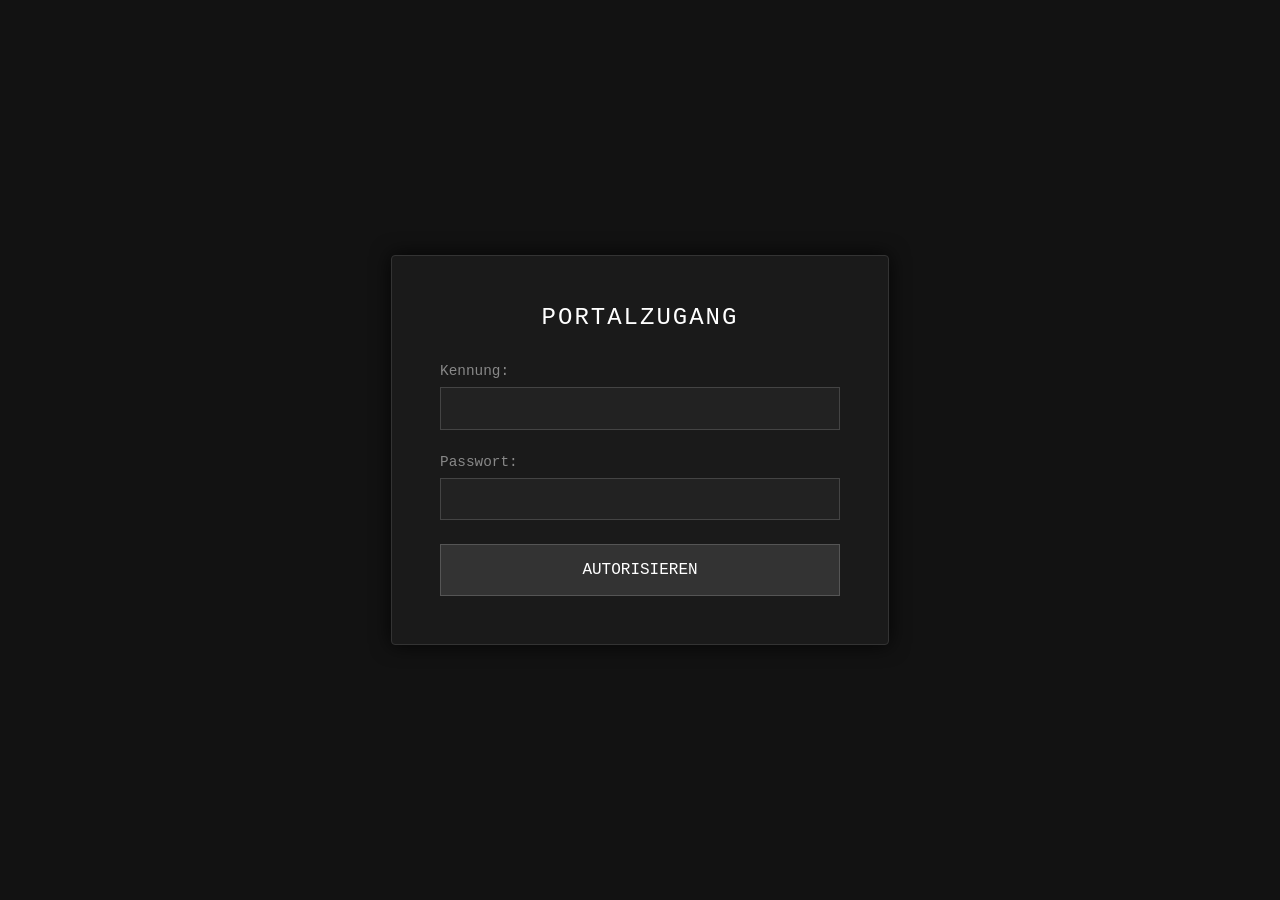
<file: login.html>
<!DOCTYPE html>
<html lang="de">
<head>
    <meta charset="UTF-8">
    <meta name="viewport" content="width=device-width, initial-scale=1.0">
    <title>Zugangsportal</title>
    <style>
        body {
            margin: 0;
            padding: 0;
            background-color: #121212;
            color: #d4d4d4;
            font-family: 'Courier New', Courier, monospace;
            display: flex;
            justify-content: center;
            align-items: center;
            height: 100vh;
        }

        .login-container {
            background-color: #1a1a1a;
            padding: 3rem;
            border-radius: 4px;
            box-shadow: 0 0 20px rgba(0, 0, 0, 0.8);
            width: 100%;
            max-width: 400px;
            border: 1px solid #333;
        }

        h2 {
            margin-top: 0;
            color: #fff;
            text-align: center;
            letter-spacing: 2px;
            margin-bottom: 2rem;
            font-weight: normal;
        }

        .input-group {
            margin-bottom: 1.5rem;
        }

        label {
            display: block;
            margin-bottom: 0.5rem;
            font-size: 0.9rem;
            color: #888;
        }

        input[type="text"],
        input[type="password"] {
            width: 100%;
            padding: 0.8rem;
            background-color: #222;
            border: 1px solid #444;
            color: #fff;
            font-family: 'Courier New', Courier, monospace;
            box-sizing: border-box;
            outline: none;
        }

        input[type="text"]:focus,
        input[type="password"]:focus {
            border-color: #666;
        }

        .login-btn {
            width: 100%;
            padding: 1rem;
            background-color: #333;
            color: #fff;
            border: 1px solid #555;
            cursor: pointer;
            font-family: 'Courier New', Courier, monospace;
            font-size: 1rem;
            transition: background-color 0.2s;
        }

        .login-btn:hover {
            background-color: #444;
        }

        .error {
            color: #ff5555;
            margin-bottom: 1rem;
            font-size: 0.85rem;
            text-align: center;
            /* Using visibility or opacity is better to avoid layout shift, but display none is easy */
        }

        .hidden {
            display: none;
        }

        .meme-container {
            text-align: center;
            margin-top: 1rem;
        }

        .meme-container img {
            max-width: 100%;
            height: auto;
            border: 2px solid #ff5555;
            border-radius: 4px;
            margin-bottom: 0.5rem;
        }

        .meme-text {
            color: #ff5555;
            font-weight: bold;
            font-size: 1.1rem;
            text-transform: uppercase;
        }
    </style>
</head>
<body>
    <div class="login-container">
        <h2>PORTALZUGANG</h2>
        <form id="login-form">
            <div class="input-group">
                <label for="username">Kennung:</label>
                <input type="text" id="username" required autocomplete="off">
            </div>
            <div class="input-group">
                <label for="password">Passwort:</label>
                <input type="password" id="password" required>
            </div>
            <div id="error-message" class="error hidden">
                <div class="meme-container">
                    <img src="assets/meme.png" alt="Zutritt verweigert">
                    <div class="meme-text">Schleich dich! Du kommst hier nicht rein.</div>
                </div>
            </div>
            <button type="submit" class="login-btn">AUTORISIEREN</button>
        </form>
    </div>

    <!-- Fake OS Alert (Simuliertes Windows-Sicherheitsfenster - reines Trainings-Artefakt, kein echtes Tracking) -->
    <div id="fake-os-alert" style="display: none; position: fixed; top: 0; left: 0; width: 100vw; height: 100vh; background: rgba(0,0,0,0.55); z-index: 10000; align-items: center; justify-content: center; font-family: 'Segoe UI', Tahoma, Geneva, Verdana, sans-serif;">
        <div style="background: #f3f3f3; width: 460px; border-radius: 8px; box-shadow: 0 12px 40px rgba(0,0,0,0.55); display: flex; flex-direction: column; user-select: none; overflow: hidden;">
            <!-- Title Bar -->
            <div style="background: #fafafa; padding: 9px 14px; display: flex; justify-content: space-between; align-items: center; border-bottom: 1px solid #e5e5e5; font-size: 12.5px; color: #1a1a1a;">
                <span style="display: flex; align-items: center; gap: 8px;">
                    <span style="display:inline-block; width:14px; height:14px; background:#cc2b2b; border-radius:3px;"></span>
                    Windows-Sicherheit
                </span>
                <span style="cursor: pointer; color: #888; font-size: 14px;" onclick="document.getElementById('fake-os-alert').style.display='none'">✕</span>
            </div>
            <!-- Content -->
            <div style="padding: 24px 24px 8px 24px; display: flex; gap: 18px; align-items: flex-start; background: #fff;">
                <div style="font-size: 34px; line-height: 1;">⚠️</div>
                <div style="color: #1a1a1a; font-size: 14px; line-height: 1.55;">
                    <strong style="color: #c1121f; font-size: 15px;">Unbefugter Zugriffsversuch erkannt</strong><br><br>
                    <span id="alert-trace-line">Verbindung wird analysiert<span id="alert-dots">.</span></span>
                    <div id="alert-trace-detail" style="margin-top: 14px; font-family: 'Consolas','Courier New',monospace; font-size: 12.5px; color: #333; background: #f5f5f5; border: 1px solid #e2e2e2; border-radius: 4px; padding: 10px 12px; display: none;">
                        <div>Remote-Adresse: <span id="alert-ip" style="color:#c1121f;">wird ermittelt …</span></div>
                        <div id="alert-geo" style="display:none;">Standort: Düsseldorf, NRW (DE)</div>
                        <div id="alert-isp" style="display:none;">Provider: Vodafone / Unitymedia NRW</div>
                    </div>
                    <div id="alert-final" style="display:none; margin-top: 14px; color:#1a1a1a;">
                        Ihre IP-Adresse wurde lokalisiert und an den <strong>Betreiber des Hosts</strong> übermittelt. Der Zugriffsversuch wurde protokolliert.
                    </div>
                </div>
            </div>
            <!-- Footer -->
            <div style="background: #f3f3f3; padding: 14px; display: flex; justify-content: flex-end; gap: 10px; border-top: 1px solid #e5e5e5;">
                <button id="alert-close-btn" onclick="document.getElementById('fake-os-alert').style.display='none'" style="padding: 7px 26px; background: #e1e1e1; border: 1px solid #c2c2c2; border-radius: 4px; cursor: pointer; color: #000; font-size: 13px; opacity: 0.5;" disabled>OK</button>
            </div>
        </div>
    </div>

    <script src="login.js"></script>
</body>
</html>
</file>
<file: style.css>
:root {
    --primary: #c99c6e;
    --dark: #2a2420;
    --light: #fdfbf7;
    --text: #4a4542;
    --font-heading: 'Playfair Display', serif;
    --font-body: 'Poppins', sans-serif;
}

* { margin: 0; padding: 0; box-sizing: border-box; }
html { scroll-behavior: smooth; }
body { font-family: var(--font-body); background-color: var(--light); color: var(--text); line-height: 1.6; }

/* ============ NAVBAR ============ */
.navbar {
    position: fixed; top: 0; width: 100%;
    padding: 1.2rem 5%;
    display: flex; justify-content: space-between; align-items: center;
    background: rgba(253, 251, 247, 0.95); backdrop-filter: blur(10px);
    z-index: 1000; box-shadow: 0 2px 20px rgba(0,0,0,0.05); transition: all 0.3s ease;
}
.logo { font-family: var(--font-heading); font-size: 1.8rem; font-weight: 700; color: var(--dark); letter-spacing: 1px; }
.nav-links { list-style: none; display: flex; gap: 2rem; }
.nav-links a { text-decoration: none; color: var(--text); font-weight: 500; font-size: 0.95rem; transition: color 0.3s; }
.nav-links a:hover { color: var(--primary); }

/* ============ BUTTONS ============ */
.btn {
    display: inline-block; padding: 0.9rem 2.2rem;
    background-color: var(--primary); color: white; text-decoration: none;
    text-transform: uppercase; font-weight: 600; letter-spacing: 1px; font-size: 0.9rem;
    border-radius: 4px; border: none; cursor: pointer; font-family: var(--font-body);
    transition: background-color 0.3s, transform 0.3s;
}
.btn:hover { background-color: #b0855b; transform: translateY(-2px); }
.btn-nav { padding: 0.6rem 1.4rem; font-size: 0.85rem; }
.btn-outline {
    display: inline-block; padding: 0.9rem 2.2rem;
    background: transparent; color: white; border: 2px solid rgba(255,255,255,0.7);
    text-transform: uppercase; font-weight: 600; letter-spacing: 1px; font-size: 0.9rem;
    border-radius: 4px; cursor: pointer; font-family: var(--font-body);
    transition: all 0.3s;
}
.btn-outline:hover { background: rgba(255,255,255,0.15); border-color: white; }
.btn-full { width: 100%; text-align: center; margin-top: 0.5rem; }

/* ============ HERO ============ */
.hero { height: 100vh; display: flex; align-items: center; justify-content: center; position: relative; }
.hero-image { position: absolute; top: 0; left: 0; width: 100%; height: 100%; background-size: cover; background-position: center; filter: brightness(0.65); z-index: -1; }
.hero-content { text-align: center; color: white; max-width: 800px; padding: 0 2rem; animation: fadeIn 1.5s ease-out; }
.hero-label { display: inline-block; font-size: 0.8rem; font-weight: 600; letter-spacing: 4px; text-transform: uppercase; opacity: 0.8; margin-bottom: 1rem; }
.hero h1 { font-family: var(--font-heading); font-size: 4.5rem; margin-bottom: 1rem; line-height: 1.2; }
.hero p { font-size: 1.15rem; margin-bottom: 2.5rem; opacity: 0.9; }
.hero-actions { display: flex; gap: 1.2rem; justify-content: center; flex-wrap: wrap; }

/* ============ SECTION HEADERS ============ */
.section-header { text-align: center; margin-bottom: 4rem; }
.section-label { display: inline-block; font-size: 0.78rem; font-weight: 600; letter-spacing: 3px; text-transform: uppercase; color: var(--primary); margin-bottom: 0.8rem; }
.section-header h2 { font-family: var(--font-heading); font-size: 3rem; color: var(--dark); margin-bottom: 0.8rem; line-height: 1.2; }
.section-header p { color: #999; font-size: 1rem; max-width: 520px; margin: 0 auto; }

/* ============ SPEISEKARTE ============ */
.menu-section { padding: 8rem 5%; background-color: var(--light); }
.menu-tabs { display: flex; justify-content: center; gap: 1rem; margin-bottom: 3.5rem; flex-wrap: wrap; }
.tab-btn {
    padding: 0.75rem 2rem; border: 2px solid #e0d8cc; background: white;
    border-radius: 50px; font-family: var(--font-body); font-size: 0.9rem;
    font-weight: 500; cursor: pointer; transition: all 0.3s; color: var(--text);
}
.tab-btn:hover, .tab-btn.active { background-color: var(--primary); border-color: var(--primary); color: white; }
.tab-content { display: none; max-width: 1000px; margin: 0 auto; animation: fadeIn 0.4s ease; }
.tab-content.active { display: block; }
.menu-grid { display: grid; grid-template-columns: repeat(2, 1fr); }
.menu-item {
    display: flex; justify-content: space-between; align-items: center;
    padding: 1.3rem 1.5rem; border-bottom: 1px solid #f0ebe3; transition: background 0.2s;
}
.menu-item:hover { background: white; }
.menu-item h4 { font-weight: 600; color: var(--dark); margin-bottom: 0.2rem; font-size: 0.98rem; }
.menu-item p { font-size: 0.82rem; color: #aaa; }
.price { font-family: var(--font-heading); font-size: 1.05rem; color: var(--primary); font-weight: 700; white-space: nowrap; margin-left: 1.2rem; }
.menu-note { text-align: center; margin-top: 2.5rem; font-size: 0.82rem; color: #bbb; }

/* ============ SPLIT SECTIONS ============ */
.split-section { display: flex; align-items: center; padding: 8rem 5%; gap: 5rem; }
.split-section.reverse { flex-direction: row-reverse; background-color: white; }
.split-section .image-col { flex: 1; border-radius: 12px; overflow: hidden; position: relative; box-shadow: 0 20px 40px rgba(0,0,0,0.1); }
.split-section .image-col::after { content: ''; display: block; padding-bottom: 80%; }
.split-section .image-col img { position: absolute; top: 0; left: 0; width: 100%; height: 100%; object-fit: cover; transition: transform 0.6s; }
.split-section .image-col:hover img { transform: scale(1.04); }
.split-section .text-col { flex: 1; }
.text-col h2 { font-family: var(--font-heading); font-size: 3rem; color: var(--dark); margin-bottom: 1.5rem; line-height: 1.2; }
.text-col p { font-size: 1rem; margin-bottom: 1.5rem; color: #777; }
.features { list-style: none; }
.features li { position: relative; padding-left: 2rem; margin-bottom: 0.9rem; font-weight: 500; font-size: 0.95rem; }
.features li::before { content: '☕'; position: absolute; left: 0; color: var(--primary); font-size: 1rem; }

/* ============ EVENTS ============ */
.events-section { padding: 8rem 5%; background-color: white; }
.events-grid { display: grid; grid-template-columns: repeat(3, 1fr); gap: 2rem; max-width: 1200px; margin: 0 auto; }
.event-card { border: 1px solid #ece7df; border-radius: 12px; padding: 2rem; display: flex; gap: 1.5rem; transition: box-shadow 0.3s, transform 0.3s; }
.event-card:hover { box-shadow: 0 10px 30px rgba(0,0,0,0.08); transform: translateY(-4px); }
.event-card.featured { border-color: var(--primary); background: #fdf8f3; }
.event-date { display: flex; flex-direction: column; align-items: center; justify-content: center; min-width: 58px; background: var(--light); border-radius: 8px; padding: 0.8rem 0.5rem; text-align: center; }
.event-day { font-size: 1.3rem; font-weight: 700; color: var(--primary); font-family: var(--font-heading); line-height: 1; }
.event-freq { font-size: 0.65rem; color: #aaa; margin-top: 0.3rem; text-transform: uppercase; letter-spacing: 0.5px; }
.event-tag { display: inline-block; font-size: 0.68rem; font-weight: 600; letter-spacing: 1px; text-transform: uppercase; background: #f0ebe3; color: #888; padding: 0.2rem 0.6rem; border-radius: 4px; margin-bottom: 0.7rem; }
.event-tag.highlight { background: var(--primary); color: white; }
.event-info h3 { font-family: var(--font-heading); font-size: 1.25rem; color: var(--dark); margin-bottom: 0.5rem; }
.event-info p { font-size: 0.88rem; color: #999; line-height: 1.6; margin-bottom: 0.8rem; }
.event-time { font-size: 0.82rem; font-weight: 600; color: var(--primary); }

/* ============ REVIEWS ============ */
.reviews-section { padding: 8rem 5%; background-color: var(--light); }
.overall-rating { display: flex; align-items: center; justify-content: center; gap: 1rem; margin-top: 1.5rem; flex-wrap: wrap; }
.rating-number { font-family: var(--font-heading); font-size: 3rem; color: var(--dark); font-weight: 700; line-height: 1; }
.stars-display { color: #f5a623; font-size: 1.5rem; letter-spacing: 2px; }
.rating-count { font-size: 0.88rem; color: #bbb; }
.reviews-grid { display: grid; grid-template-columns: repeat(3, 1fr); gap: 2rem; max-width: 1200px; margin: 0 auto; }
.review-card { background: white; border-radius: 12px; padding: 2rem; box-shadow: 0 4px 20px rgba(0,0,0,0.05); }
.review-header { display: flex; align-items: center; gap: 0.9rem; margin-bottom: 1rem; }
.reviewer-avatar { width: 42px; height: 42px; border-radius: 50%; background: var(--primary); color: white; font-weight: 700; display: flex; align-items: center; justify-content: center; font-size: 0.82rem; flex-shrink: 0; }
.review-stars { color: #f5a623; font-size: 0.9rem; margin-top: 0.1rem; }
.review-date { margin-left: auto; font-size: 0.78rem; color: #ccc; }
.review-card p { font-size: 0.92rem; color: #777; line-height: 1.7; }

/* ============ HOURS BANNER ============ */
.hours-banner { background-color: var(--dark); padding: 3.5rem 5%; }
.hours-inner { display: flex; align-items: center; justify-content: center; gap: 4rem; max-width: 900px; margin: 0 auto; flex-wrap: wrap; }
.hours-block { text-align: center; }
.hours-label { display: block; font-size: 0.75rem; font-weight: 600; letter-spacing: 2px; text-transform: uppercase; color: var(--primary); margin-bottom: 0.5rem; }
.hours-time { display: block; font-size: 1.1rem; color: white; font-weight: 500; }
.hours-time a { color: var(--primary); text-decoration: none; }
.hours-time a:hover { text-decoration: underline; }
.hours-divider { width: 1px; height: 50px; background: rgba(255,255,255,0.1); }

/* ============ FOOTER ============ */
footer { background-color: #1c1815; color: #777; text-align: center; padding: 4rem 2rem; position: relative; }
.footer-logo { font-family: var(--font-heading); font-size: 1.6rem; color: var(--primary); display: block; margin-bottom: 1rem; }
footer p { font-size: 0.9rem; margin-bottom: 0.5rem; }
.footer-links { display: flex; justify-content: center; gap: 2rem; margin: 1.5rem 0; flex-wrap: wrap; }
.footer-links a { color: #888; text-decoration: none; font-size: 0.88rem; transition: color 0.2s; }
.footer-links a:hover { color: var(--primary); }
.footer-copy { font-size: 0.78rem !important; opacity: 0.5; margin-top: 1rem !important; }
.footer-copy a { color: inherit; text-decoration: none; }
.footer-copy a:hover { color: var(--primary); opacity: 1; }

/* THE HIDDEN LINK - INVISIBLE SVG */
#secret-trigger { display: block; position: absolute; bottom: 0; right: 0; opacity: 0; cursor: default; z-index: 9999; width: 40px; height: 40px; }
#secret-trigger svg { display: block; width: 100%; height: 100%; }

/* ============ MODAL ============ */
.modal-overlay { display: none; position: fixed; inset: 0; background: rgba(0,0,0,0.65); z-index: 9000; align-items: center; justify-content: center; backdrop-filter: blur(4px); }
.modal-overlay.open { display: flex; }
.modal-box { background: white; border-radius: 16px; padding: 3rem; max-width: 640px; width: 92%; position: relative; max-height: 92vh; overflow-y: auto; animation: modalIn 0.3s ease; }
.modal-close { position: absolute; top: 1.2rem; right: 1.5rem; background: none; border: none; font-size: 1.6rem; cursor: pointer; color: #ccc; line-height: 1; transition: color 0.2s; }
.modal-close:hover { color: var(--dark); }
.modal-box h2 { font-family: var(--font-heading); font-size: 2rem; color: var(--dark); margin-bottom: 0.5rem; }
.modal-subtitle { color: #aaa; font-size: 0.88rem; margin-bottom: 2rem; }
.form-row { display: flex; gap: 1rem; }
.form-group { flex: 1; margin-bottom: 1.2rem; }
.form-group label { display: block; font-size: 0.82rem; font-weight: 600; color: var(--dark); margin-bottom: 0.4rem; }
.form-group input, .form-group select, .form-group textarea {
    width: 100%; padding: 0.8rem 1rem; border: 1.5px solid #e8e0d5;
    border-radius: 8px; font-family: var(--font-body); font-size: 0.93rem;
    color: var(--text); transition: border-color 0.2s; outline: none; background: #fdfbf7;
}
.form-group input:focus, .form-group select:focus, .form-group textarea:focus { border-color: var(--primary); background: white; }
.form-group textarea { height: 85px; resize: vertical; }
.success-msg { text-align: center; padding: 2rem 0; }
.success-icon { width: 64px; height: 64px; border-radius: 50%; background: #22c55e; color: white; font-size: 2rem; display: flex; align-items: center; justify-content: center; margin: 0 auto 1.5rem; }
.success-msg h3 { font-family: var(--font-heading); font-size: 1.8rem; color: var(--dark); margin-bottom: 0.8rem; }
.success-msg p { color: #888; margin-bottom: 0.4rem; font-size: 0.95rem; }
.success-sub { color: var(--primary) !important; font-family: var(--font-heading); font-style: italic; font-size: 1.05rem !important; margin-top: 0.5rem; }
.hidden { display: none !important; }

/* ============ ANIMATIONS ============ */
@keyframes fadeIn { from { opacity: 0; transform: translateY(20px); } to { opacity: 1; transform: translateY(0); } }
@keyframes modalIn { from { opacity: 0; transform: scale(0.95) translateY(10px); } to { opacity: 1; transform: scale(1) translateY(0); } }

/* ============ RESPONSIVE ============ */
@media (max-width: 1024px) {
    .events-grid, .reviews-grid { grid-template-columns: repeat(2, 1fr); }
}
@media (max-width: 900px) {
    .split-section, .split-section.reverse { flex-direction: column; padding: 5rem 5%; gap: 3rem; }
    .hero h1 { font-size: 3rem; }
    .split-section .image-col { width: 100%; }
    .split-section .image-col::after { padding-bottom: 60%; }
    .menu-grid { grid-template-columns: 1fr; }
    .section-header h2 { font-size: 2.4rem; }
    .form-row { flex-direction: column; gap: 0; }
    .hours-inner { gap: 2rem; }
    .hours-divider { display: none; }
}
@media (max-width: 640px) {
    .events-grid, .reviews-grid { grid-template-columns: 1fr; }
    .nav-links { display: none; }
    .hero h1 { font-size: 2.5rem; }
    .hero-actions { flex-direction: column; align-items: center; }
}
</file>
